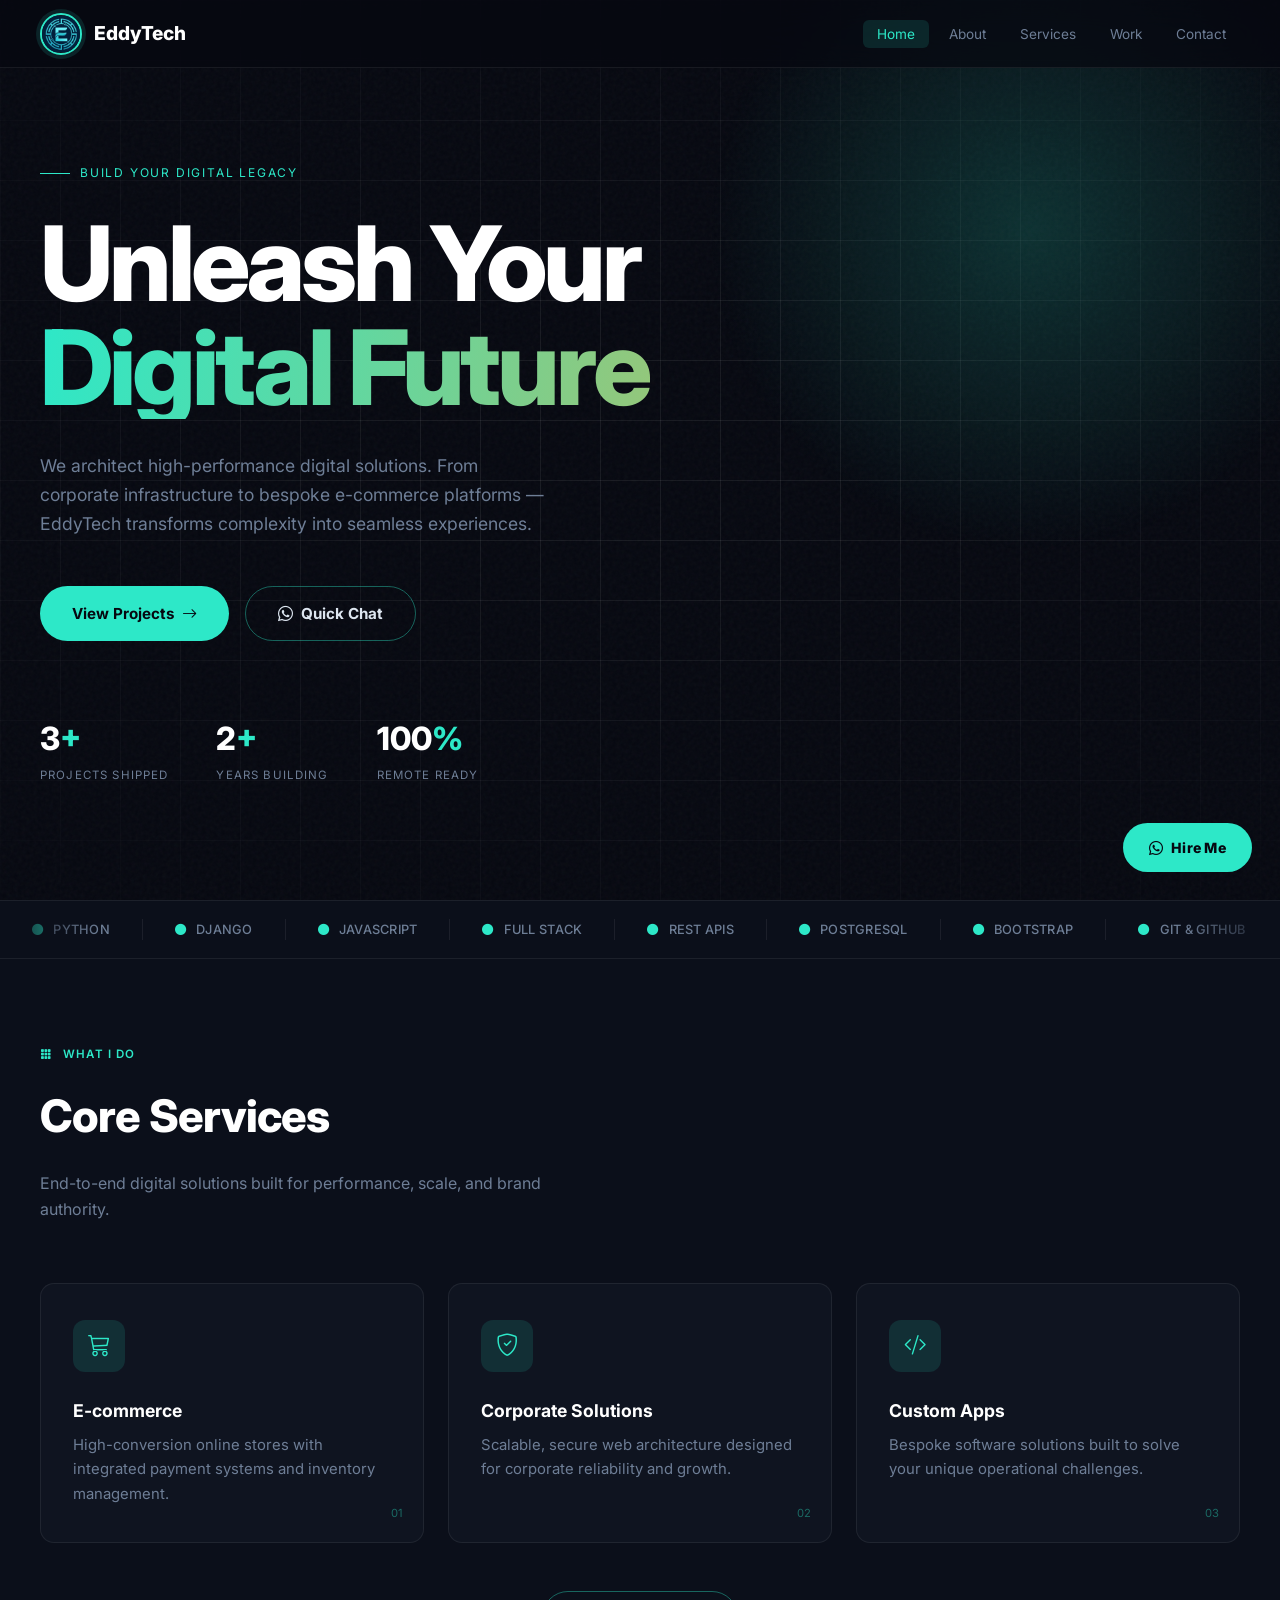
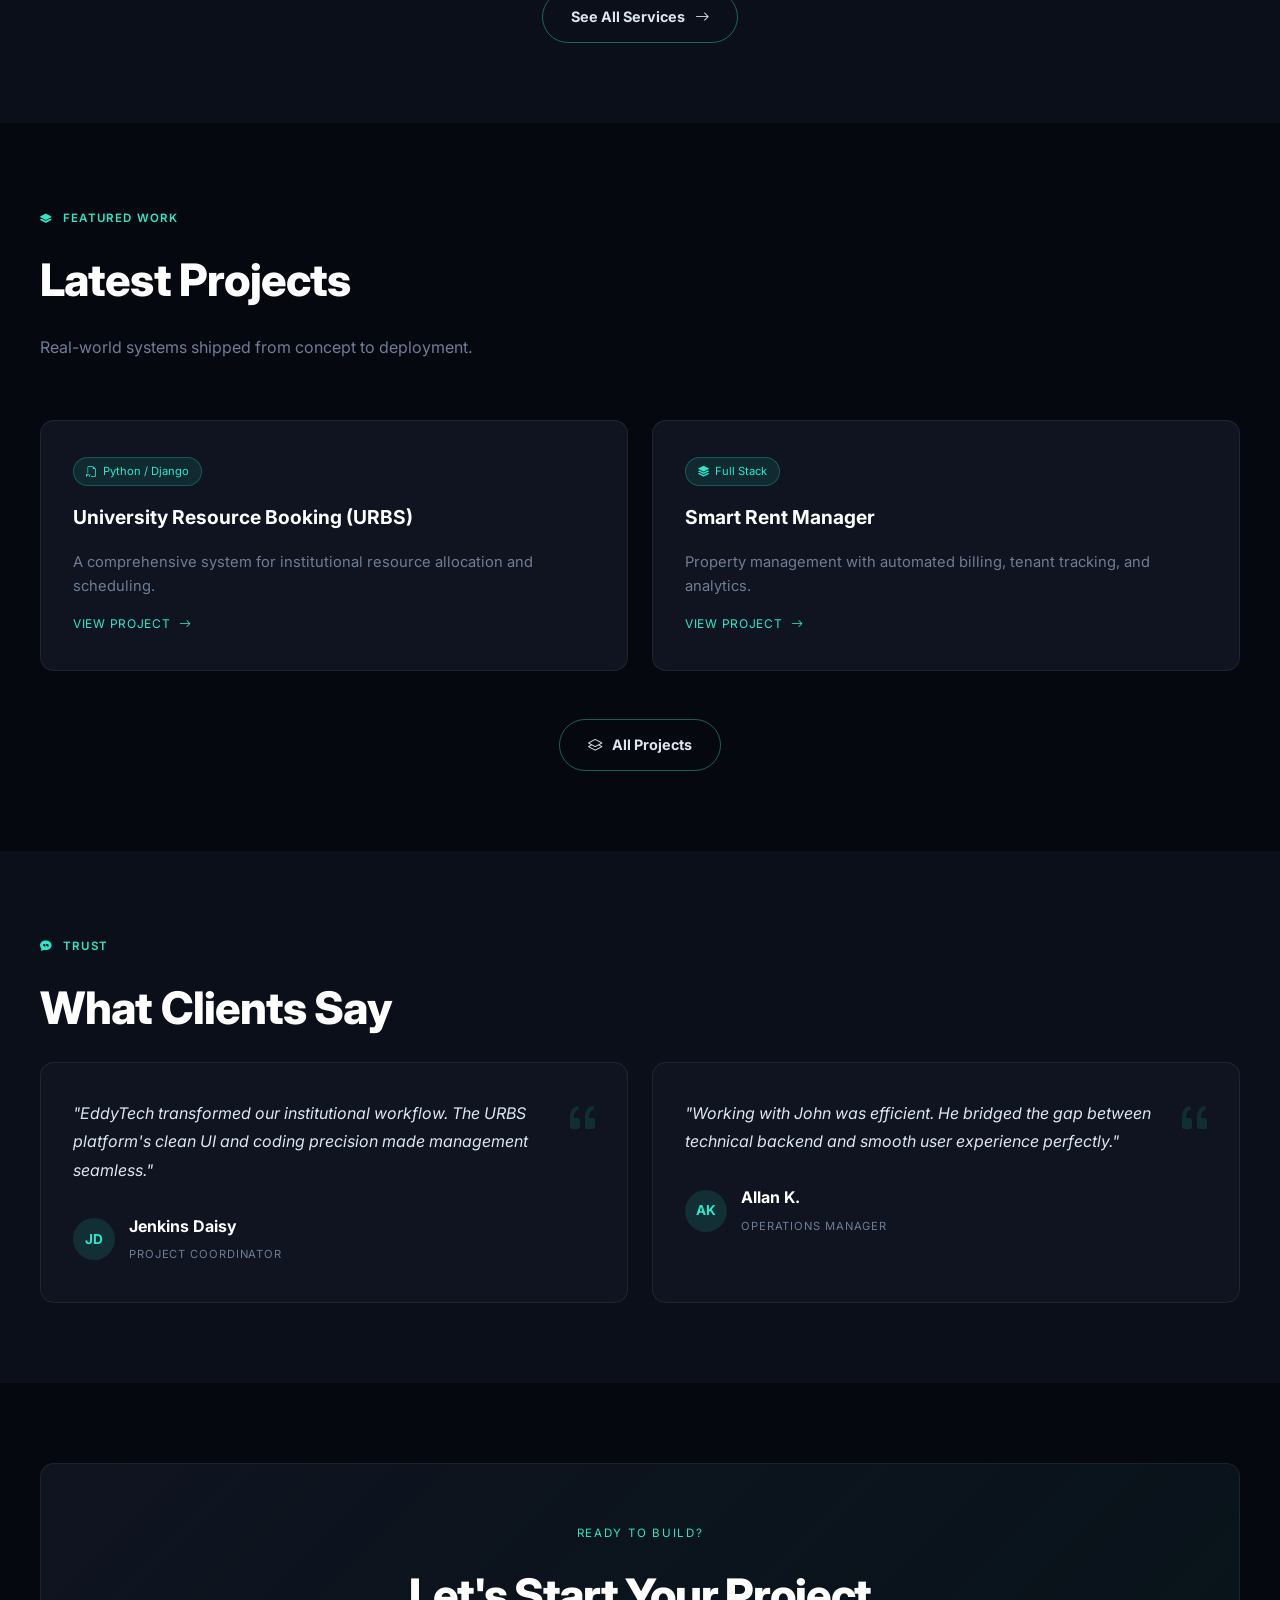
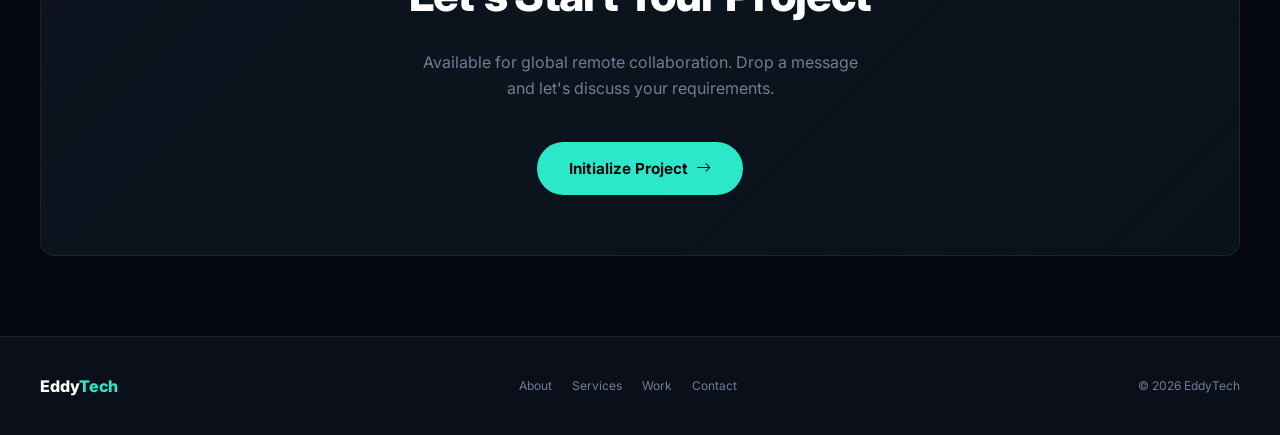
<file: index.html>
<!DOCTYPE html>
<html lang="en">
<head>
  <meta charset="UTF-8" />
  <meta name="viewport" content="width=device-width, initial-scale=1.0" />
  <title>EddyTech | Build Your Digital Legacy</title>
  <link rel="stylesheet" href="style.css">
  <link href="https://cdn.jsdelivr.net/npm/bootstrap-icons@1.11.3/font/bootstrap-icons.min.css" rel="stylesheet" />
</head>
<body>

  <a href="https://wa.me/254703817789" class="hire-btn"><i class="bi bi-whatsapp"></i> Hire Me</a>

  <nav class="nav-wrap">
    <a class="nav-logo" href="index.html">
      <div class="logo-avatar">
        <img src="logo.jpg" alt="EddyTech Logo">
      </div>
      <span class="nav-logo-text">EddyTech</span>
    </a>
    <button class="nav-toggle" id="navToggle">
      <i class="bi bi-list"></i>
    </button>
    <ul class="nav-links" id="navLinks">
      <li><a href="index.html">Home</a></li>
      <li><a href="about.html">About</a></li>
      <li><a href="services.html">Services</a></li>
      <li><a href="projects.html">Work</a></li>
      <li><a href="contact.html">Contact</a></li>
    </ul>
  </nav>

  <!-- HERO -->
  <header style="min-height:100vh; display:flex; align-items:center; padding:120px 40px 80px; position:relative; overflow:hidden;">
    <!-- grid bg -->
    <div style="position:absolute;inset:0;background-image:linear-gradient(var(--border) 1px,transparent 1px),linear-gradient(90deg,var(--border) 1px,transparent 1px);background-size:60px 60px;mask-image:radial-gradient(ellipse 80% 70% at 50% 50%,black 20%,transparent 100%);pointer-events:none;"></div>
    <!-- blob -->
    <div style="position:absolute;top:-120px;right:-100px;width:700px;height:700px;border-radius:50%;background:radial-gradient(circle,rgba(45,232,200,.18) 0%,transparent 65%);pointer-events:none;animation:float 8s ease-in-out infinite;"></div>
    <style>@keyframes float{0%,100%{transform:translateY(0) scale(1)}50%{transform:translateY(-30px) scale(1.04)}}</style>

    <div style="position:relative;z-index:1;max-width:1200px;margin:0 auto;width:100%;">
      <div style="display:inline-flex;align-items:center;gap:10px;font-family:var(--mono);font-size:.75rem;color:var(--teal);letter-spacing:.15em;text-transform:uppercase;margin-bottom:28px;">
        <span style="display:block;width:30px;height:1px;background:var(--teal);"></span> Build Your Digital Legacy
      </div>

      <h1 style="font-family:var(--display);font-weight:800;font-size:clamp(3rem,9vw,6.5rem);line-height:1;letter-spacing:-.04em;margin-bottom:32px;">
        <span style="color:#fff;display:block;">Unleash Your</span>
        <span style="display:block;background:linear-gradient(100deg,var(--teal) 0%,var(--amber) 100%);-webkit-background-clip:text;-webkit-text-fill-color:transparent;background-clip:text;">Digital Future</span>
      </h1>

      <p style="font-size:1.1rem;color:var(--muted);max-width:520px;margin-bottom:48px;">
        We architect high-performance digital solutions. From corporate infrastructure to bespoke e-commerce platforms — EddyTech transforms complexity into seamless experiences.
      </p>

      <div style="display:flex;gap:16px;flex-wrap:wrap;">
        <a href="projects.html" class="btn-primary-c">View Projects <i class="bi bi-arrow-right"></i></a>
        <a href="https://wa.me/254703817789" class="btn-ghost"><i class="bi bi-whatsapp"></i> Quick Chat</a>
      </div>

      <div style="display:flex;gap:48px;margin-top:72px;flex-wrap:wrap;">
        <div>
          <div style="font-family:var(--display);font-weight:800;font-size:2rem;color:#fff;">3<span style="color:var(--teal);">+</span></div>
          <div style="font-family:var(--mono);font-size:.72rem;color:var(--muted);letter-spacing:.1em;text-transform:uppercase;">Projects Shipped</div>
        </div>
        <div>
          <div style="font-family:var(--display);font-weight:800;font-size:2rem;color:#fff;">2<span style="color:var(--teal);">+</span></div>
          <div style="font-family:var(--mono);font-size:.72rem;color:var(--muted);letter-spacing:.1em;text-transform:uppercase;">Years Building</div>
        </div>
        <div>
          <div style="font-family:var(--display);font-weight:800;font-size:2rem;color:#fff;">100<span style="color:var(--teal);">%</span></div>
          <div style="font-family:var(--mono);font-size:.72rem;color:var(--muted);letter-spacing:.1em;text-transform:uppercase;">Remote Ready</div>
        </div>
      </div>
    </div>
  </header>

  <!-- TICKER -->
  <div class="ticker-wrap">
    <div class="ticker-track">
      <span class="ticker-item"><i class="bi bi-circle-fill"></i> Python</span>
      <span class="ticker-item"><i class="bi bi-circle-fill"></i> Django</span>
      <span class="ticker-item"><i class="bi bi-circle-fill"></i> JavaScript</span>
      <span class="ticker-item"><i class="bi bi-circle-fill"></i> Full Stack</span>
      <span class="ticker-item"><i class="bi bi-circle-fill"></i> REST APIs</span>
      <span class="ticker-item"><i class="bi bi-circle-fill"></i> PostgreSQL</span>
      <span class="ticker-item"><i class="bi bi-circle-fill"></i> Bootstrap</span>
      <span class="ticker-item"><i class="bi bi-circle-fill"></i> Git & GitHub</span>
      <span class="ticker-item"><i class="bi bi-circle-fill"></i> Responsive Design</span>
      <span class="ticker-item"><i class="bi bi-circle-fill"></i> Python</span>
      <span class="ticker-item"><i class="bi bi-circle-fill"></i> Django</span>
      <span class="ticker-item"><i class="bi bi-circle-fill"></i> JavaScript</span>
      <span class="ticker-item"><i class="bi bi-circle-fill"></i> Full Stack</span>
      <span class="ticker-item"><i class="bi bi-circle-fill"></i> REST APIs</span>
      <span class="ticker-item"><i class="bi bi-circle-fill"></i> PostgreSQL</span>
      <span class="ticker-item"><i class="bi bi-circle-fill"></i> Bootstrap</span>
      <span class="ticker-item"><i class="bi bi-circle-fill"></i> Git & GitHub</span>
      <span class="ticker-item"><i class="bi bi-circle-fill"></i> Responsive Design</span>
    </div>
  </div>

  <!-- QUICK SERVICES PREVIEW -->
  <section style="background:var(--bg-2);">
    <div class="container-c">
      <div class="reveal">
        <div class="section-label"><i class="bi bi-grid-3x3-gap-fill"></i> What I Do</div>
        <h2 class="section-title">Core Services</h2>
        <p class="section-sub">End-to-end digital solutions built for performance, scale, and brand authority.</p>
      </div>
      <div style="display:grid;grid-template-columns:repeat(auto-fit,minmax(260px,1fr));gap:24px;">
        <div class="tech-card reveal">
          <div style="width:52px;height:52px;border-radius:12px;background:var(--teal-dim);display:grid;place-items:center;font-size:1.4rem;color:var(--teal);margin-bottom:24px;"><i class="bi bi-cart3"></i></div>
          <div style="font-family:var(--display);font-weight:700;font-size:1.1rem;color:#fff;margin-bottom:8px;">E-commerce</div>
          <p style="color:var(--muted);font-size:.93rem;">High-conversion online stores with integrated payment systems and inventory management.</p>
          <span style="position:absolute;bottom:20px;right:20px;font-family:var(--mono);font-size:.7rem;color:var(--border-h);">01</span>
        </div>
        <div class="tech-card reveal">
          <div style="width:52px;height:52px;border-radius:12px;background:var(--teal-dim);display:grid;place-items:center;font-size:1.4rem;color:var(--teal);margin-bottom:24px;"><i class="bi bi-shield-check"></i></div>
          <div style="font-family:var(--display);font-weight:700;font-size:1.1rem;color:#fff;margin-bottom:8px;">Corporate Solutions</div>
          <p style="color:var(--muted);font-size:.93rem;">Scalable, secure web architecture designed for corporate reliability and growth.</p>
          <span style="position:absolute;bottom:20px;right:20px;font-family:var(--mono);font-size:.7rem;color:var(--border-h);">02</span>
        </div>
        <div class="tech-card reveal">
          <div style="width:52px;height:52px;border-radius:12px;background:var(--teal-dim);display:grid;place-items:center;font-size:1.4rem;color:var(--teal);margin-bottom:24px;"><i class="bi bi-code-slash"></i></div>
          <div style="font-family:var(--display);font-weight:700;font-size:1.1rem;color:#fff;margin-bottom:8px;">Custom Apps</div>
          <p style="color:var(--muted);font-size:.93rem;">Bespoke software solutions built to solve your unique operational challenges.</p>
          <span style="position:absolute;bottom:20px;right:20px;font-family:var(--mono);font-size:.7rem;color:var(--border-h);">03</span>
        </div>
      </div>
      <div style="text-align:center;margin-top:48px;" class="reveal">
        <a href="services.html" class="btn-outline-c">See All Services <i class="bi bi-arrow-right"></i></a>
      </div>
    </div>
  </section>

  <!-- FEATURED PROJECT TEASER -->
  <section style="background:var(--bg);">
    <div class="container-c">
      <div class="reveal">
        <div class="section-label"><i class="bi bi-layers-fill"></i> Featured Work</div>
        <h2 class="section-title">Latest Projects</h2>
        <p class="section-sub">Real-world systems shipped from concept to deployment.</p>
      </div>
      <div style="display:grid;grid-template-columns:repeat(auto-fit,minmax(320px,1fr));gap:24px;">
        <div class="tech-card reveal" style="display:flex;flex-direction:column;gap:16px;">
          <div style="display:inline-flex;align-items:center;gap:6px;background:rgba(45,232,200,.1);border:1px solid rgba(45,232,200,.25);color:var(--teal);font-family:var(--mono);font-size:.7rem;padding:4px 12px;border-radius:50px;width:fit-content;"><i class="bi bi-filetype-py"></i> Python / Django</div>
          <div style="font-family:var(--display);font-weight:700;font-size:1.2rem;color:#fff;">University Resource Booking (URBS)</div>
          <p style="color:var(--muted);font-size:.92rem;flex:1;">A comprehensive system for institutional resource allocation and scheduling.</p>
          <a href="projects.html" class="project-link" style="display:inline-flex;align-items:center;gap:8px;font-family:var(--mono);font-size:.75rem;color:var(--teal);text-decoration:none;letter-spacing:.06em;text-transform:uppercase;transition:gap .2s;">View Project <i class="bi bi-arrow-right"></i></a>
        </div>
        <div class="tech-card reveal" style="display:flex;flex-direction:column;gap:16px;">
          <div style="display:inline-flex;align-items:center;gap:6px;background:rgba(45,232,200,.1);border:1px solid rgba(45,232,200,.25);color:var(--teal);font-family:var(--mono);font-size:.7rem;padding:4px 12px;border-radius:50px;width:fit-content;"><i class="bi bi-stack"></i> Full Stack</div>
          <div style="font-family:var(--display);font-weight:700;font-size:1.2rem;color:#fff;">Smart Rent Manager</div>
          <p style="color:var(--muted);font-size:.92rem;flex:1;">Property management with automated billing, tenant tracking, and analytics.</p>
          <a href="projects.html" class="project-link" style="display:inline-flex;align-items:center;gap:8px;font-family:var(--mono);font-size:.75rem;color:var(--teal);text-decoration:none;letter-spacing:.06em;text-transform:uppercase;transition:gap .2s;">View Project <i class="bi bi-arrow-right"></i></a>
        </div>
      </div>
      <div style="text-align:center;margin-top:48px;" class="reveal">
        <a href="projects.html" class="btn-outline-c"><i class="bi bi-layers"></i> All Projects</a>
      </div>
    </div>
  </section>

  <!-- TESTIMONIALS TEASER -->
  <section style="background:var(--bg-2);">
    <div class="container-c">
      <div class="reveal">
        <div class="section-label"><i class="bi bi-chat-quote-fill"></i> Trust</div>
        <h2 class="section-title">What Clients Say</h2>
      </div>
      <div style="display:grid;grid-template-columns:repeat(auto-fit,minmax(300px,1fr));gap:24px;">
        <div class="tech-card reveal" style="position:relative;">
          <i class="bi bi-quote" style="font-size:2.5rem;color:var(--teal);opacity:.12;position:absolute;top:24px;right:24px;"></i>
          <p style="font-style:italic;color:var(--text);font-size:1rem;line-height:1.8;margin-bottom:28px;">"EddyTech transformed our institutional workflow. The URBS platform's clean UI and coding precision made management seamless."</p>
          <div style="display:flex;align-items:center;gap:14px;">
            <div style="width:42px;height:42px;border-radius:50%;background:var(--teal-dim);color:var(--teal);display:grid;place-items:center;font-family:var(--display);font-weight:700;font-size:.85rem;flex-shrink:0;">JD</div>
            <div>
              <span style="font-weight:700;color:#fff;display:block;">Jenkins Daisy</span>
              <span style="font-family:var(--mono);font-size:.7rem;color:var(--muted);text-transform:uppercase;letter-spacing:.08em;">Project Coordinator</span>
            </div>
          </div>
        </div>
        <div class="tech-card reveal" style="position:relative;">
          <i class="bi bi-quote" style="font-size:2.5rem;color:var(--teal);opacity:.12;position:absolute;top:24px;right:24px;"></i>
          <p style="font-style:italic;color:var(--text);font-size:1rem;line-height:1.8;margin-bottom:28px;">"Working with John was efficient. He bridged the gap between technical backend and smooth user experience perfectly."</p>
          <div style="display:flex;align-items:center;gap:14px;">
            <div style="width:42px;height:42px;border-radius:50%;background:var(--teal-dim);color:var(--teal);display:grid;place-items:center;font-family:var(--display);font-weight:700;font-size:.85rem;flex-shrink:0;">AK</div>
            <div>
              <span style="font-weight:700;color:#fff;display:block;">Allan K.</span>
              <span style="font-family:var(--mono);font-size:.7rem;color:var(--muted);text-transform:uppercase;letter-spacing:.08em;">Operations Manager</span>
            </div>
          </div>
        </div>
      </div>
    </div>
  </section>

  <!-- CTA BAND -->
  <section style="background:var(--bg);padding:80px 40px;">
    <div class="container-c">
      <div class="tech-card reveal" style="text-align:center;padding:60px 40px;background:linear-gradient(135deg,var(--bg-card),rgba(45,232,200,.05));">
        <div style="font-family:var(--mono);font-size:.72rem;color:var(--teal);letter-spacing:.15em;text-transform:uppercase;margin-bottom:16px;">Ready to build?</div>
        <h2 style="font-family:var(--display);font-weight:800;font-size:clamp(1.8rem,4vw,2.8rem);color:#fff;letter-spacing:-.03em;margin-bottom:16px;">Let's Start Your Project</h2>
        <p style="color:var(--muted);max-width:460px;margin:0 auto 40px;">Available for global remote collaboration. Drop a message and let's discuss your requirements.</p>
        <a href="contact.html" class="btn-primary-c">Initialize Project <i class="bi bi-arrow-right"></i></a>
      </div>
    </div>
  </section>

  <footer>
    <div class="footer-brand">Eddy<span>Tech</span></div>
    <div class="footer-links">
      <a href="about.html">About</a>
      <a href="services.html">Services</a>
      <a href="projects.html">Work</a>
      <a href="contact.html">Contact</a>
    </div>
    <div class="footer-copy">© 2026 EddyTech</div>
  </footer>

  <script src="nav.js"></script>
</body>
</html>
</file>
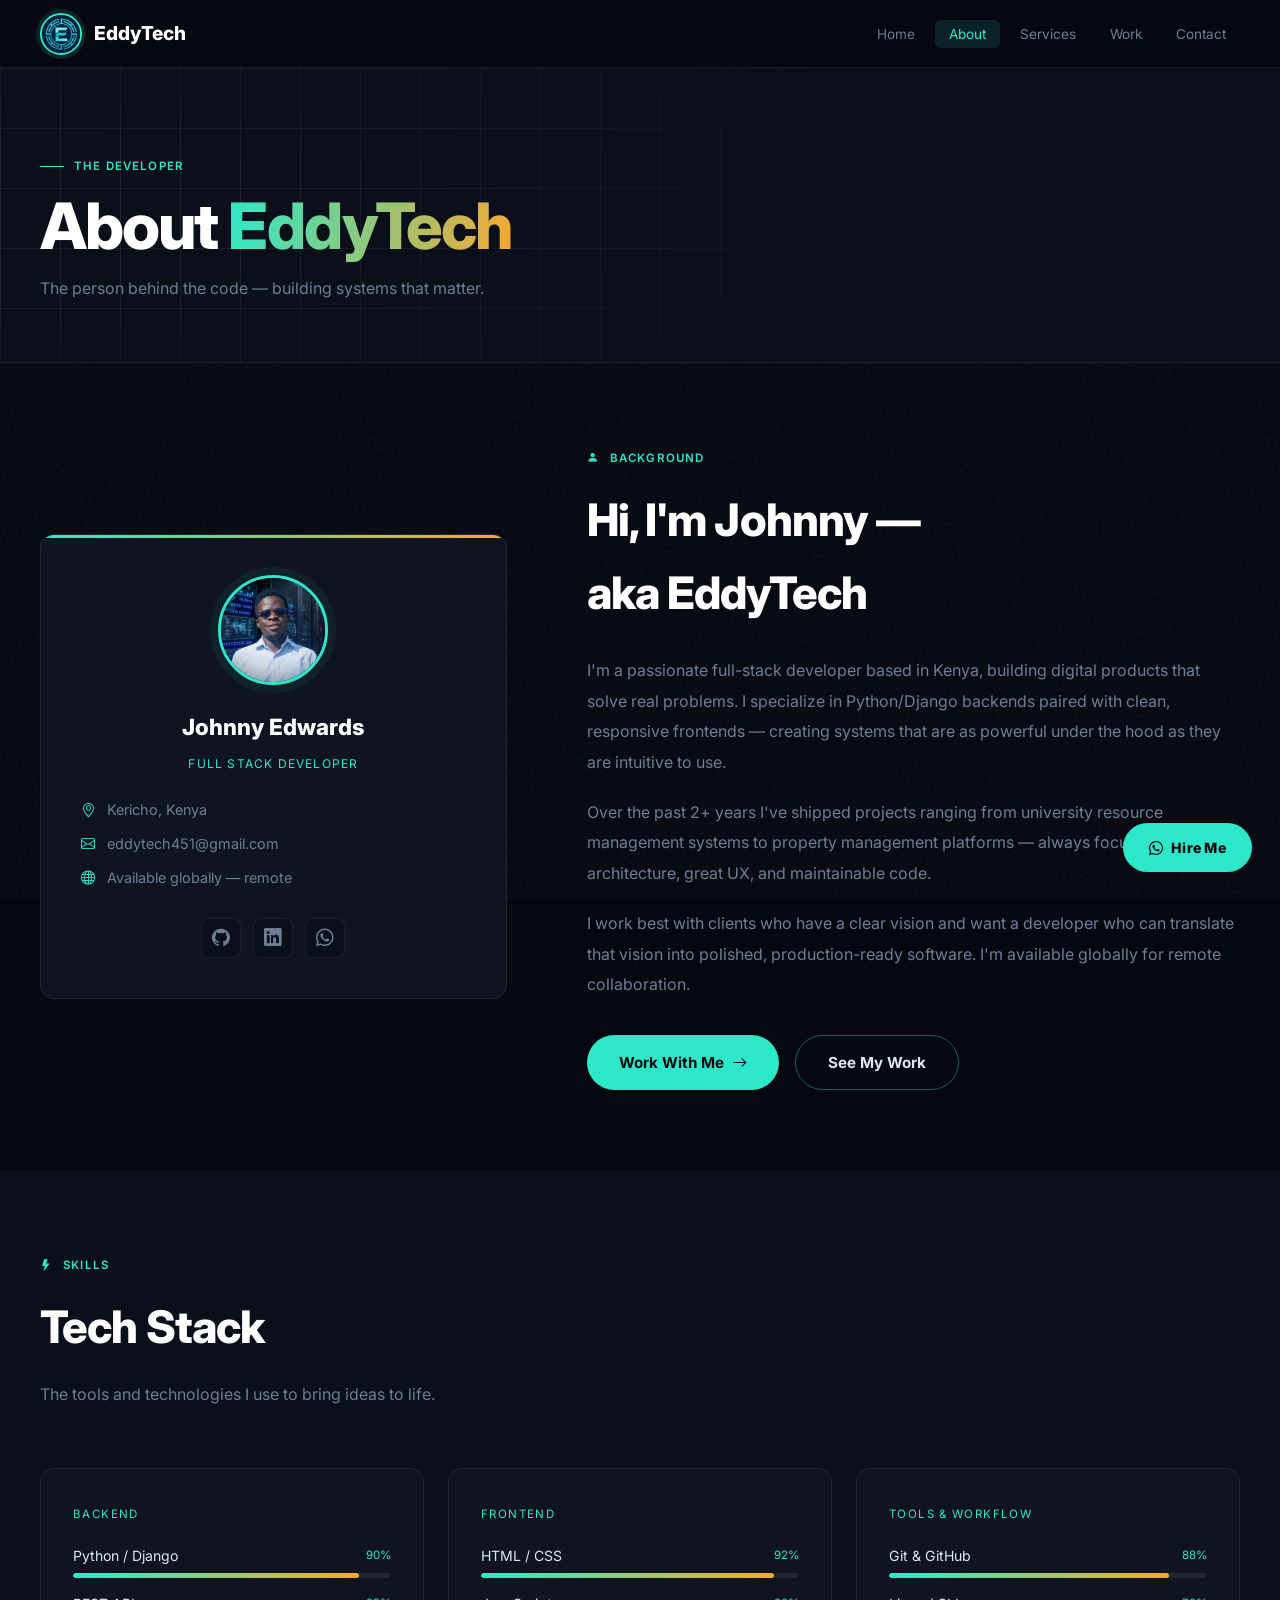
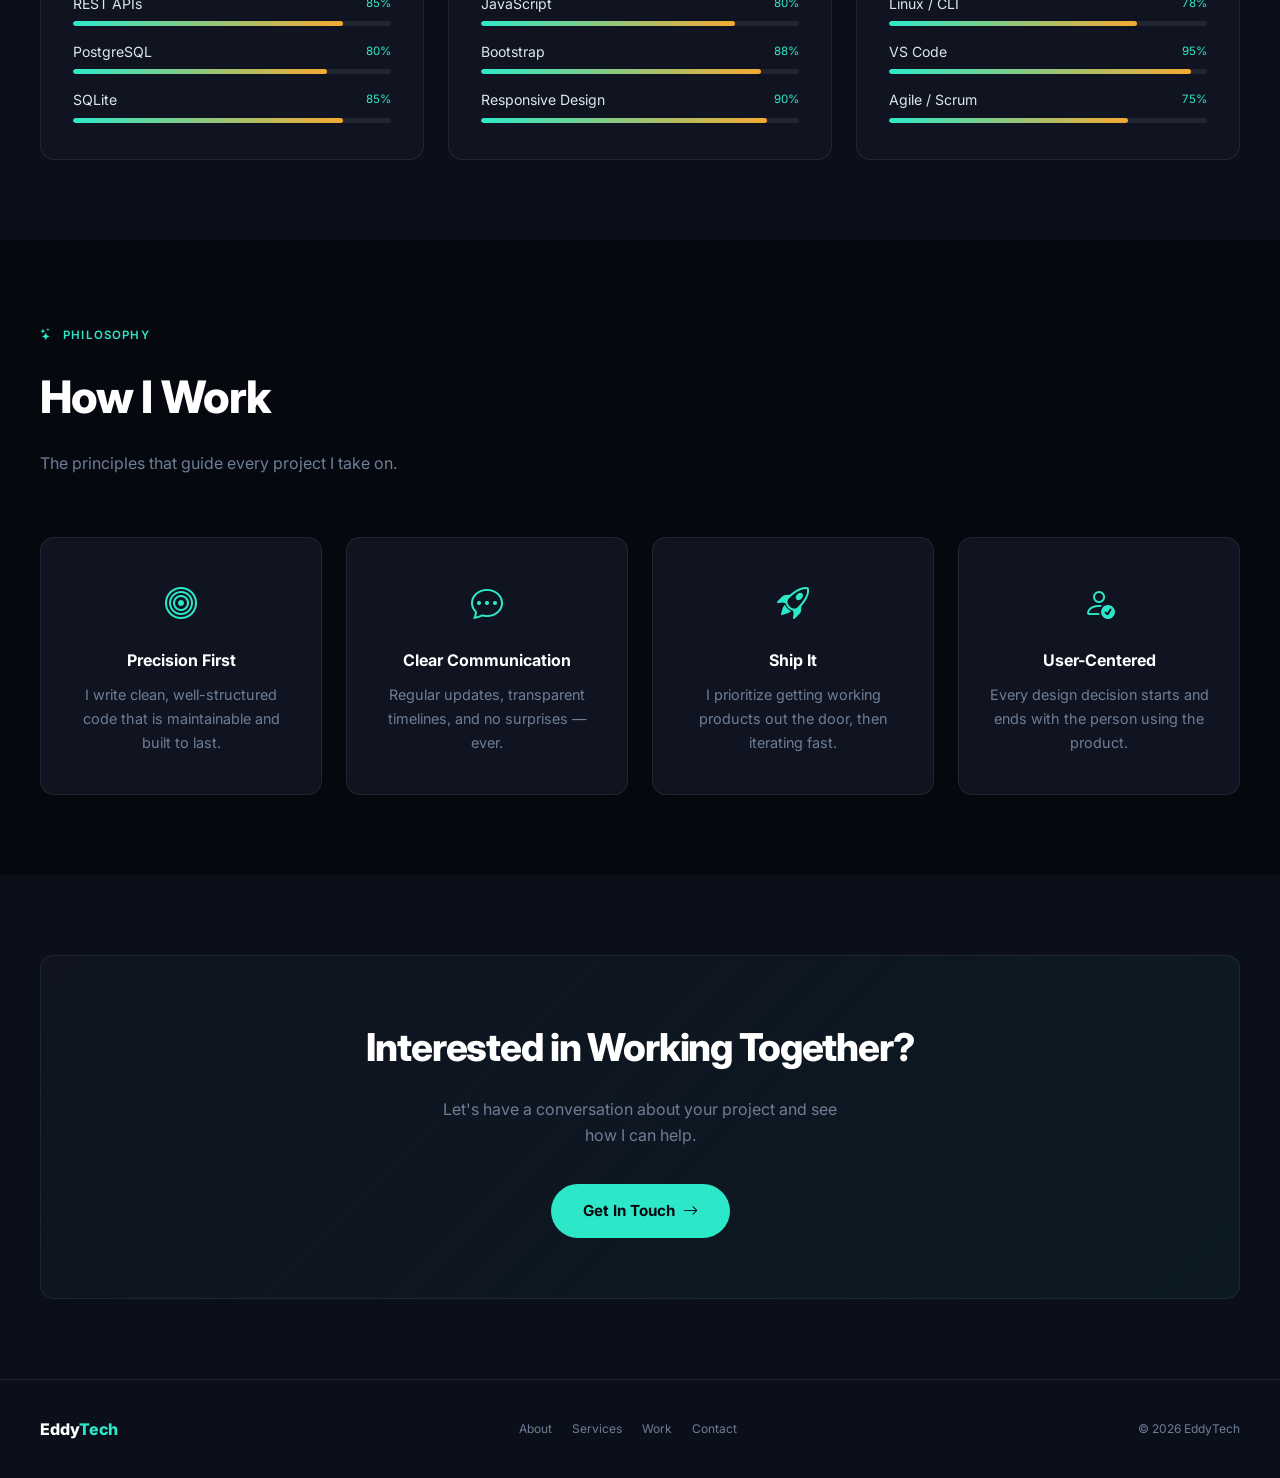
<file: about.html>
<!DOCTYPE html>
<html lang="en">
<head>
  <meta charset="UTF-8" />
  <meta name="viewport" content="width=device-width, initial-scale=1.0" />
  <title>About — EddyTech</title>
  <link rel="stylesheet" href="style.css">
  <link href="https://cdn.jsdelivr.net/npm/bootstrap-icons@1.11.3/font/bootstrap-icons.min.css" rel="stylesheet" />
</head>
<body>

  <a href="https://wa.me/254703817789" class="hire-btn"><i class="bi bi-whatsapp"></i> Hire Me</a>

  <nav class="nav-wrap">
    <a class="nav-logo" href="index.html">
      <div class="logo-avatar">
        <img src="logo.jpg" alt="EddyTech Logo">
      </div>
      <span class="nav-logo-text">EddyTech</span>
    </a>
    <button class="nav-toggle" id="navToggle">
      <i class="bi bi-list"></i>
    </button>
    <ul class="nav-links" id="navLinks">
      <li><a href="index.html">Home</a></li>
      <li><a href="about.html">About</a></li>
      <li><a href="services.html">Services</a></li>
      <li><a href="projects.html">Work</a></li>
      <li><a href="contact.html">Contact</a></li>
    </ul>
  </nav>

  <div class="page-wrap">

    <!-- PAGE HERO -->
    <div class="page-hero">
      <div class="page-hero-inner">
        <div class="page-hero-eyebrow">The Developer</div>
        <h1 class="page-hero-title">About <span>EddyTech</span></h1>
        <p class="page-hero-sub">The person behind the code — building systems that matter.</p>
      </div>
    </div>

    <!-- BIO SECTION -->
    <section style="background:var(--bg);">
      <div class="container-c">
        <div style="display:grid;grid-template-columns:1fr 1.4fr;gap:80px;align-items:center;" class="bio-grid">
          <style>.bio-grid{grid-template-columns:1fr 1.4fr}@media(max-width:860px){.bio-grid{grid-template-columns:1fr!important}}</style>

          <!-- Avatar / Identity card -->
          <div class="reveal">
            <div style="background:var(--bg-card);border:1px solid var(--border);border-radius:var(--radius);padding:40px;text-align:center;position:relative;overflow:hidden;">
              <div style="position:absolute;top:0;left:0;right:0;height:3px;background:linear-gradient(90deg,var(--teal),var(--amber));"></div>
              <div class="profile-logo-container">
  <img src="profile.jpg" alt="Logo" class="profile-logo-img">
</div>

              <div style="font-family:var(--display);font-weight:800;font-size:1.4rem;color:#fff;">Johnny Edwards</div>
              <div style="font-family:var(--mono);font-size:.75rem;color:var(--teal);letter-spacing:.1em;text-transform:uppercase;margin:8px 0 24px;">Full Stack Developer</div>
              <div style="display:flex;flex-direction:column;gap:10px;text-align:left;">
                <div style="display:flex;align-items:center;gap:12px;font-size:.9rem;color:var(--muted);"><i class="bi bi-geo-alt" style="color:var(--teal);"></i> Kericho, Kenya</div>
                <div style="display:flex;align-items:center;gap:12px;font-size:.9rem;color:var(--muted);"><i class="bi bi-envelope" style="color:var(--teal);"></i> eddytech451@gmail.com</div>
                <div style="display:flex;align-items:center;gap:12px;font-size:.9rem;color:var(--muted);"><i class="bi bi-globe" style="color:var(--teal);"></i> Available globally — remote</div>
              </div>
              <div style="display:flex;gap:12px;margin-top:28px;justify-content:center;">
                <a href="https://github.com/edujoew" target="_blank" style="width:40px;height:40px;border-radius:8px;border:1px solid var(--border);background:var(--bg-2);display:grid;place-items:center;color:var(--muted);text-decoration:none;transition:color .2s,border-color .2s;font-size:1.1rem;" onmouseover="this.style.color='var(--teal)';this.style.borderColor='var(--teal)'" onmouseout="this.style.color='var(--muted)';this.style.borderColor='var(--border)'"><i class="bi bi-github"></i></a>
                <a href="https://linkedin.com/in/Johnny-Edwards" target="_blank" style="width:40px;height:40px;border-radius:8px;border:1px solid var(--border);background:var(--bg-2);display:grid;place-items:center;color:var(--muted);text-decoration:none;transition:color .2s,border-color .2s;font-size:1.1rem;" onmouseover="this.style.color='var(--teal)';this.style.borderColor='var(--teal)'" onmouseout="this.style.color='var(--muted)';this.style.borderColor='var(--border)'"><i class="bi bi-linkedin"></i></a>
                <a href="https://wa.me/254703817789" target="_blank" style="width:40px;height:40px;border-radius:8px;border:1px solid var(--border);background:var(--bg-2);display:grid;place-items:center;color:var(--muted);text-decoration:none;transition:color .2s,border-color .2s;font-size:1.1rem;" onmouseover="this.style.color='var(--teal)';this.style.borderColor='var(--teal)'" onmouseout="this.style.color='var(--muted)';this.style.borderColor='var(--border)'"><i class="bi bi-whatsapp"></i></a>
              </div>
            </div>
          </div>

          <!-- Bio text -->
          <div class="reveal">
            <div class="section-label"><i class="bi bi-person-fill"></i> Background</div>
            <h2 class="section-title" style="margin-bottom:24px;">Hi, I'm Johnny — <br>aka EddyTech</h2>
            <p style="color:var(--muted);font-size:1rem;line-height:1.9;margin-bottom:20px;">
              I'm a passionate full-stack developer based in Kenya, building digital products that solve real problems. I specialize in Python/Django backends paired with clean, responsive frontends — creating systems that are as powerful under the hood as they are intuitive to use.
            </p>
            <p style="color:var(--muted);font-size:1rem;line-height:1.9;margin-bottom:20px;">
              Over the past 2+ years I've shipped projects ranging from university resource management systems to property management platforms — always focusing on clean architecture, great UX, and maintainable code.
            </p>
            <p style="color:var(--muted);font-size:1rem;line-height:1.9;margin-bottom:36px;">
              I work best with clients who have a clear vision and want a developer who can translate that vision into polished, production-ready software. I'm available globally for remote collaboration.
            </p>
            <div style="display:flex;gap:16px;flex-wrap:wrap;">
              <a href="contact.html" class="btn-primary-c">Work With Me <i class="bi bi-arrow-right"></i></a>
              <a href="projects.html" class="btn-ghost">See My Work</a>
            </div>
          </div>
        </div>
      </div>
    </section>

    <!-- SKILLS -->
    <section style="background:var(--bg-2);">
      <div class="container-c">
        <div class="reveal">
          <div class="section-label"><i class="bi bi-lightning-fill"></i> Skills</div>
          <h2 class="section-title">Tech Stack</h2>
          <p class="section-sub">The tools and technologies I use to bring ideas to life.</p>
        </div>
        <div style="display:grid;grid-template-columns:repeat(auto-fit,minmax(280px,1fr));gap:24px;">

          <div class="tech-card reveal">
            <div style="font-family:var(--mono);font-size:.72rem;color:var(--teal);letter-spacing:.12em;text-transform:uppercase;margin-bottom:20px;">Backend</div>
            <div style="display:flex;flex-direction:column;gap:14px;">
              <div class="skill-bar" data-label="Python / Django" data-pct="90"></div>
              <div class="skill-bar" data-label="REST APIs" data-pct="85"></div>
              <div class="skill-bar" data-label="PostgreSQL" data-pct="80"></div>
              <div class="skill-bar" data-label="SQLite" data-pct="85"></div>
            </div>
          </div>

          <div class="tech-card reveal">
            <div style="font-family:var(--mono);font-size:.72rem;color:var(--teal);letter-spacing:.12em;text-transform:uppercase;margin-bottom:20px;">Frontend</div>
            <div style="display:flex;flex-direction:column;gap:14px;">
              <div class="skill-bar" data-label="HTML / CSS" data-pct="92"></div>
              <div class="skill-bar" data-label="JavaScript" data-pct="80"></div>
              <div class="skill-bar" data-label="Bootstrap" data-pct="88"></div>
              <div class="skill-bar" data-label="Responsive Design" data-pct="90"></div>
            </div>
          </div>

          <div class="tech-card reveal">
            <div style="font-family:var(--mono);font-size:.72rem;color:var(--teal);letter-spacing:.12em;text-transform:uppercase;margin-bottom:20px;">Tools & Workflow</div>
            <div style="display:flex;flex-direction:column;gap:14px;">
              <div class="skill-bar" data-label="Git & GitHub" data-pct="88"></div>
              <div class="skill-bar" data-label="Linux / CLI" data-pct="78"></div>
              <div class="skill-bar" data-label="VS Code" data-pct="95"></div>
              <div class="skill-bar" data-label="Agile / Scrum" data-pct="75"></div>
            </div>
          </div>
        </div>

        <style>
          .skill-bar-wrap { display: flex; flex-direction: column; gap: 6px; }
          .skill-top { display: flex; justify-content: space-between; align-items: center; }
          .skill-name { font-size: .88rem; color: var(--text); }
          .skill-pct  { font-family: var(--mono); font-size: .72rem; color: var(--teal); }
          .skill-track {
            height: 5px; background: var(--border); border-radius: 99px; overflow: hidden;
          }
          .skill-fill {
            height: 100%; border-radius: 99px;
            background: linear-gradient(90deg, var(--teal), var(--amber));
            width: 0; transition: width 1.2s cubic-bezier(.4,0,.2,1);
          }
        </style>
      </div>
    </section>

    <!-- VALUES -->
    <section style="background:var(--bg);">
      <div class="container-c">
        <div class="reveal">
          <div class="section-label"><i class="bi bi-stars"></i> Philosophy</div>
          <h2 class="section-title">How I Work</h2>
          <p class="section-sub">The principles that guide every project I take on.</p>
        </div>
        <div style="display:grid;grid-template-columns:repeat(auto-fit,minmax(240px,1fr));gap:24px;">
          <div class="tech-card reveal" style="text-align:center;padding:40px 28px;">
            <div style="font-size:2rem;color:var(--teal);margin-bottom:16px;"><i class="bi bi-bullseye"></i></div>
            <div style="font-family:var(--display);font-weight:700;color:#fff;margin-bottom:10px;">Precision First</div>
            <p style="color:var(--muted);font-size:.9rem;">I write clean, well-structured code that is maintainable and built to last.</p>
          </div>
          <div class="tech-card reveal" style="text-align:center;padding:40px 28px;">
            <div style="font-size:2rem;color:var(--teal);margin-bottom:16px;"><i class="bi bi-chat-dots"></i></div>
            <div style="font-family:var(--display);font-weight:700;color:#fff;margin-bottom:10px;">Clear Communication</div>
            <p style="color:var(--muted);font-size:.9rem;">Regular updates, transparent timelines, and no surprises — ever.</p>
          </div>
          <div class="tech-card reveal" style="text-align:center;padding:40px 28px;">
            <div style="font-size:2rem;color:var(--teal);margin-bottom:16px;"><i class="bi bi-rocket-takeoff"></i></div>
            <div style="font-family:var(--display);font-weight:700;color:#fff;margin-bottom:10px;">Ship It</div>
            <p style="color:var(--muted);font-size:.9rem;">I prioritize getting working products out the door, then iterating fast.</p>
          </div>
          <div class="tech-card reveal" style="text-align:center;padding:40px 28px;">
            <div style="font-size:2rem;color:var(--teal);margin-bottom:16px;"><i class="bi bi-person-check"></i></div>
            <div style="font-family:var(--display);font-weight:700;color:#fff;margin-bottom:10px;">User-Centered</div>
            <p style="color:var(--muted);font-size:.9rem;">Every design decision starts and ends with the person using the product.</p>
          </div>
        </div>
      </div>
    </section>

    <!-- CTA -->
    <section style="background:var(--bg-2);padding:80px 40px;">
      <div class="container-c">
        <div class="tech-card reveal" style="text-align:center;padding:60px 40px;background:linear-gradient(135deg,var(--bg-card),rgba(45,232,200,.05));">
          <h2 style="font-family:var(--display);font-weight:800;font-size:clamp(1.6rem,3.5vw,2.4rem);color:#fff;letter-spacing:-.03em;margin-bottom:16px;">Interested in Working Together?</h2>
          <p style="color:var(--muted);max-width:420px;margin:0 auto 36px;">Let's have a conversation about your project and see how I can help.</p>
          <a href="contact.html" class="btn-primary-c">Get In Touch <i class="bi bi-arrow-right"></i></a>
        </div>
      </div>
    </section>

  </div><!-- end page-wrap -->

  <footer>
    <div class="footer-brand">Eddy<span>Tech</span></div>
    <div class="footer-links">
      <a href="about.html">About</a>
      <a href="services.html">Services</a>
      <a href="projects.html">Work</a>
      <a href="contact.html">Contact</a>
    </div>
    <div class="footer-copy">© 2026 EddyTech</div>
  </footer>

  <script src="nav.js"></script>
  <script>
    // Animate skill bars
    document.querySelectorAll('.skill-bar').forEach(el => {
      const label = el.dataset.label;
      const pct   = el.dataset.pct;
      el.innerHTML = `
        <div class="skill-bar-wrap">
          <div class="skill-top">
            <span class="skill-name">${label}</span>
            <span class="skill-pct">${pct}%</span>
          </div>
          <div class="skill-track"><div class="skill-fill" data-pct="${pct}"></div></div>
        </div>`;
    });
    const fillObs = new IntersectionObserver((entries) => {
      entries.forEach(e => {
        if (e.isIntersecting) {
          e.target.querySelectorAll('.skill-fill').forEach(f => {
            f.style.width = f.dataset.pct + '%';
          });
          fillObs.unobserve(e.target);
        }
      });
    }, { threshold: 0.3 });
    document.querySelectorAll('.tech-card').forEach(c => fillObs.observe(c));
  </script>
</body>
</html>
</file>
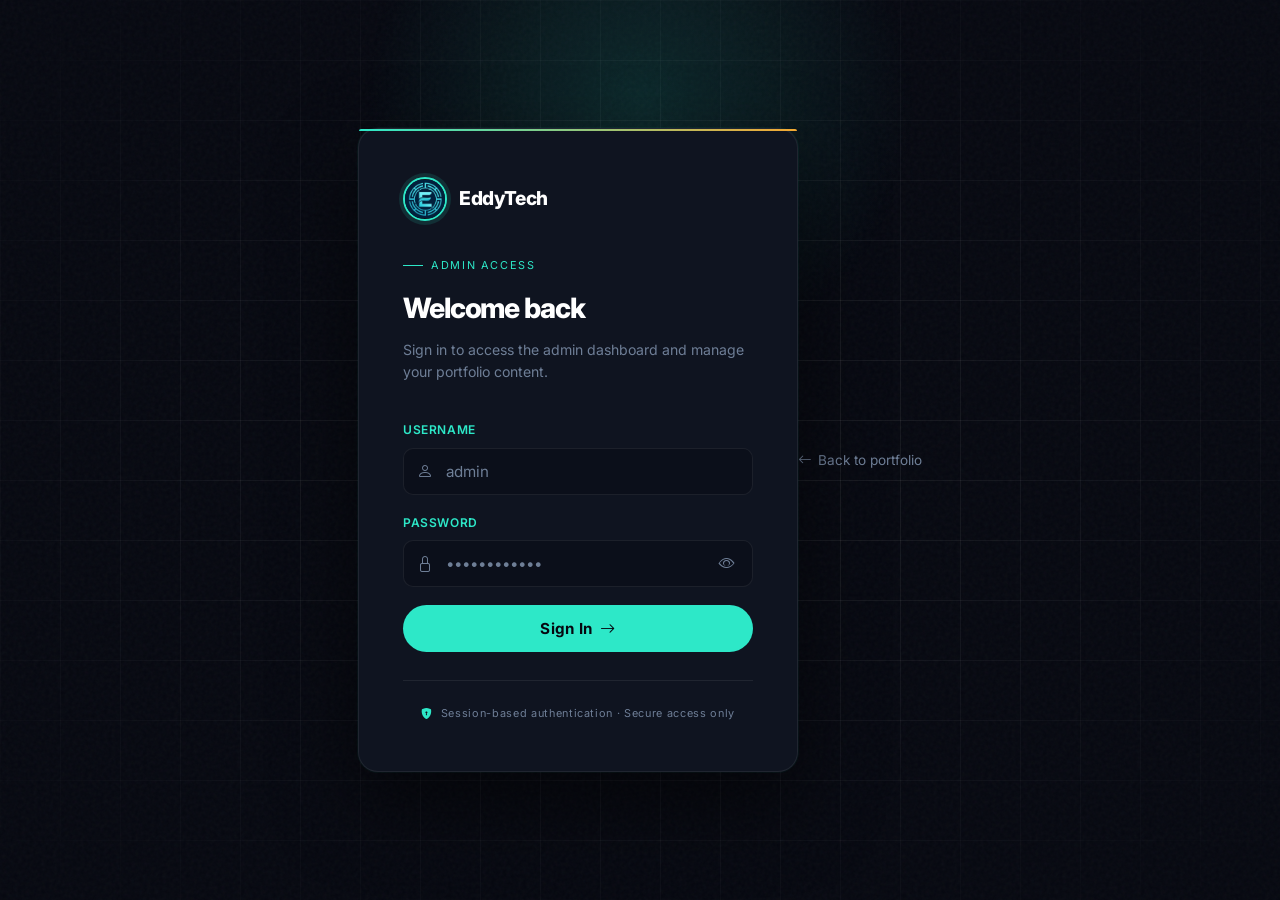
<file: admin.html>
<!DOCTYPE html>
<html lang="en">
<head>
  <meta charset="UTF-8" />
  <meta name="viewport" content="width=device-width, initial-scale=1.0" />
  <title>Admin Dashboard — EddyTech</title>
  <link rel="stylesheet" href="style.css">
  <link href="https://cdn.jsdelivr.net/npm/bootstrap-icons@1.11.3/font/bootstrap-icons.min.css" rel="stylesheet" />
  <style>
    /* ── ADMIN LAYOUT ── */
    .admin-wrap {
      display: flex;
      min-height: 100vh;
      padding-top: 0;
    }

    /* Sidebar */
    .sidebar {
      width: 260px;
      background: var(--bg-2);
      border-right: 1px solid var(--border);
      display: flex;
      flex-direction: column;
      position: fixed;
      top: 0; left: 0; bottom: 0;
      z-index: 200;
      transition: transform .3s ease;
    }

    .sidebar-header {
      padding: 24px 24px 20px;
      border-bottom: 1px solid var(--border);
      display: flex;
      align-items: center;
      gap: 12px;
    }

    .sidebar-logo {
      width: 38px; height: 38px;
      border-radius: 50%;
      border: 2px solid var(--teal);
      background: var(--bg-card);
      overflow: hidden;
      flex-shrink: 0;
      box-shadow: 0 0 0 3px var(--teal-dim);
    }
    .sidebar-logo img { width: 100%; height: 100%; object-fit: contain; display: block; }

    .sidebar-brand {
      font-family: var(--body);
      font-weight: 800;
      font-size: 1.05rem;
      color: #fff;
      letter-spacing: -.02em;
      line-height: 1;
    }
    .sidebar-brand small {
      display: block;
      font-family: var(--mono);
      font-size: .6rem;
      color: var(--teal);
      letter-spacing: .1em;
      text-transform: uppercase;
      font-weight: 400;
      margin-top: 2px;
    }

    .sidebar-nav {
      padding: 20px 16px;
      flex: 1;
      overflow-y: auto;
    }

    .sidebar-section-label {
      font-family: var(--mono);
      font-size: .6rem;
      color: var(--muted);
      letter-spacing: .15em;
      text-transform: uppercase;
      padding: 0 10px;
      margin: 16px 0 8px;
    }
    .sidebar-section-label:first-child { margin-top: 0; }

    .sidebar-link {
      display: flex;
      align-items: center;
      gap: 12px;
      padding: 10px 12px;
      border-radius: 10px;
      color: var(--muted);
      text-decoration: none;
      font-size: .9rem;
      font-weight: 500;
      transition: background .2s, color .2s;
      cursor: pointer;
      border: none;
      background: none;
      width: 100%;
      text-align: left;
      margin-bottom: 2px;
    }
    .sidebar-link:hover { background: rgba(255,255,255,.05); color: var(--text); }
    .sidebar-link.active { background: var(--teal-dim); color: var(--teal); }
    .sidebar-link i { font-size: 1rem; flex-shrink: 0; width: 18px; text-align: center; }

    .sidebar-footer {
      padding: 16px;
      border-top: 1px solid var(--border);
    }

    .admin-badge {
      display: flex;
      align-items: center;
      gap: 10px;
      background: var(--bg-card);
      border: 1px solid var(--border);
      border-radius: 10px;
      padding: 10px 12px;
      margin-bottom: 12px;
    }
    .admin-badge-dot {
      width: 8px; height: 8px;
      border-radius: 50%;
      background: var(--teal);
      flex-shrink: 0;
      animation: blink 2s ease-in-out infinite;
    }
    @keyframes blink { 0%,100%{opacity:1} 50%{opacity:.3} }
    .admin-badge-text {
      font-family: var(--mono);
      font-size: .72rem;
      color: var(--text);
    }
    .admin-badge-text small {
      display: block;
      color: var(--muted);
      font-size: .65rem;
    }

    .logout-btn {
      display: flex;
      align-items: center;
      gap: 8px;
      width: 100%;
      padding: 10px 12px;
      border-radius: 10px;
      background: none;
      border: 1px solid rgba(239,68,68,.2);
      color: #f87171;
      font-size: .875rem;
      font-weight: 500;
      cursor: pointer;
      transition: background .2s, border-color .2s;
    }
    .logout-btn:hover { background: rgba(239,68,68,.08); border-color: rgba(239,68,68,.4); }

    /* Main content */
    .admin-main {
      margin-left: 260px;
      flex: 1;
      min-width: 0;
    }

    .admin-topbar {
      position: sticky; top: 0; z-index: 100;
      background: rgba(6,8,16,.9);
      backdrop-filter: blur(16px);
      -webkit-backdrop-filter: blur(16px);
      border-bottom: 1px solid var(--border);
      padding: 0 32px;
      height: 64px;
      display: flex;
      align-items: center;
      justify-content: space-between;
    }

    .topbar-title {
      font-family: var(--body);
      font-weight: 700;
      font-size: 1rem;
      color: #fff;
    }
    .topbar-title span { color: var(--muted); font-weight: 400; font-size: .875rem; margin-left: 8px; }

    .topbar-actions {
      display: flex;
      align-items: center;
      gap: 12px;
    }

    .topbar-visit {
      display: flex;
      align-items: center;
      gap: 6px;
      font-family: var(--mono);
      font-size: .72rem;
      color: var(--muted);
      text-decoration: none;
      padding: 7px 14px;
      border-radius: 8px;
      border: 1px solid var(--border);
      transition: color .2s, border-color .2s;
    }
    .topbar-visit:hover { color: var(--teal); border-color: var(--border-h); }

    /* Sidebar mobile toggle */
    .sidebar-toggle {
      display: none;
      background: none;
      border: 1px solid var(--border);
      color: var(--text);
      border-radius: 8px;
      padding: 7px 10px;
      cursor: pointer;
      font-size: 1.1rem;
    }

    /* Dashboard panels */
    .admin-content {
      padding: 32px;
    }

    .panel { display: none; }
    .panel.active { display: block; }

    /* Stats row */
    .stats-grid {
      display: grid;
      grid-template-columns: repeat(auto-fit, minmax(200px, 1fr));
      gap: 16px;
      margin-bottom: 32px;
    }

    .stat-card {
      background: var(--bg-card);
      border: 1px solid var(--border);
      border-radius: 12px;
      padding: 20px 24px;
      display: flex;
      align-items: center;
      gap: 16px;
      transition: border-color .2s;
    }
    .stat-card:hover { border-color: var(--border-h); }

    .stat-icon {
      width: 44px; height: 44px;
      border-radius: 10px;
      background: var(--teal-dim);
      display: grid;
      place-items: center;
      font-size: 1.2rem;
      color: var(--teal);
      flex-shrink: 0;
    }

    .stat-value {
      font-family: var(--body);
      font-weight: 800;
      font-size: 1.6rem;
      color: #fff;
      line-height: 1;
    }
    .stat-label {
      font-family: var(--mono);
      font-size: .68rem;
      color: var(--muted);
      letter-spacing: .08em;
      text-transform: uppercase;
      margin-top: 2px;
    }

    /* Section headers */
    .section-hd {
      display: flex;
      align-items: center;
      justify-content: space-between;
      margin-bottom: 20px;
    }
    .section-hd h2 {
      font-family: var(--body);
      font-weight: 700;
      font-size: 1.1rem;
      color: #fff;
      letter-spacing: -.02em;
    }
    .section-hd p {
      font-size: .83rem;
      color: var(--muted);
      margin-top: 2px;
    }

    /* Admin table */
    .admin-table {
      width: 100%;
      border-collapse: collapse;
    }
    .admin-table th {
      font-family: var(--mono);
      font-size: .65rem;
      color: var(--muted);
      letter-spacing: .1em;
      text-transform: uppercase;
      text-align: left;
      padding: 10px 16px;
      border-bottom: 1px solid var(--border);
    }
    .admin-table td {
      padding: 14px 16px;
      border-bottom: 1px solid var(--border);
      font-size: .9rem;
      color: var(--text);
      vertical-align: middle;
    }
    .admin-table tr:last-child td { border-bottom: none; }
    .admin-table tr:hover td { background: rgba(255,255,255,.02); }

    .tag {
      display: inline-flex;
      align-items: center;
      gap: 5px;
      font-family: var(--mono);
      font-size: .68rem;
      padding: 3px 10px;
      border-radius: 50px;
      background: var(--teal-dim);
      color: var(--teal);
      border: 1px solid rgba(45,232,200,.2);
    }

    .action-btn {
      background: none;
      border: 1px solid var(--border);
      border-radius: 6px;
      color: var(--muted);
      padding: 5px 10px;
      font-size: .8rem;
      cursor: pointer;
      transition: color .2s, border-color .2s;
      text-decoration: none;
      display: inline-flex;
      align-items: center;
      gap: 5px;
    }
    .action-btn:hover { color: var(--teal); border-color: var(--border-h); }
    .action-btn.danger:hover { color: #f87171; border-color: rgba(239,68,68,.4); }

    /* Info card */
    .info-card {
      background: var(--bg-card);
      border: 1px solid var(--border);
      border-radius: 12px;
      overflow: hidden;
    }

    /* Edit form */
    .edit-form { display: flex; flex-direction: column; gap: 16px; }
    .edit-row { display: grid; grid-template-columns: 1fr 1fr; gap: 16px; }
    @media (max-width: 640px) { .edit-row { grid-template-columns: 1fr; } }

    .save-btn {
      display: inline-flex;
      align-items: center;
      gap: 8px;
      background: var(--teal);
      color: var(--bg);
      border: none;
      border-radius: 50px;
      padding: 11px 24px;
      font-family: var(--body);
      font-weight: 700;
      font-size: .875rem;
      cursor: pointer;
      transition: box-shadow .25s, transform .2s;
    }
    .save-btn:hover { box-shadow: 0 0 30px var(--teal-glow); transform: translateY(-1px); }

    /* Toast */
    .toast {
      position: fixed;
      bottom: 28px; left: 50%;
      transform: translateX(-50%) translateY(80px);
      background: var(--bg-card);
      border: 1px solid var(--border-h);
      border-radius: 50px;
      padding: 12px 24px;
      display: flex;
      align-items: center;
      gap: 10px;
      color: var(--teal);
      font-size: .875rem;
      font-weight: 500;
      z-index: 9999;
      transition: transform .35s cubic-bezier(.34,1.56,.64,1);
      white-space: nowrap;
      box-shadow: 0 8px 32px rgba(0,0,0,.4);
    }
    .toast.show { transform: translateX(-50%) translateY(0); }

    /* Quick links */
    .quick-links {
      display: grid;
      grid-template-columns: repeat(auto-fit, minmax(160px, 1fr));
      gap: 12px;
    }
    .quick-link {
      display: flex;
      flex-direction: column;
      align-items: center;
      gap: 10px;
      background: var(--bg-card);
      border: 1px solid var(--border);
      border-radius: 12px;
      padding: 24px 16px;
      text-decoration: none;
      color: var(--muted);
      font-size: .85rem;
      font-weight: 500;
      transition: border-color .2s, color .2s, transform .2s;
      text-align: center;
      cursor: pointer;
    }
    .quick-link:hover { border-color: var(--border-h); color: var(--teal); transform: translateY(-3px); }
    .quick-link i { font-size: 1.6rem; color: var(--teal); }

    /* Mobile sidebar overlay */
    .sidebar-overlay {
      display: none;
      position: fixed; inset: 0;
      background: rgba(0,0,0,.6);
      z-index: 199;
    }

    @media (max-width: 900px) {
      .sidebar { transform: translateX(-100%); }
      .sidebar.open { transform: translateX(0); }
      .sidebar-overlay.show { display: block; }
      .admin-main { margin-left: 0; }
      .sidebar-toggle { display: flex; align-items: center; }
      .admin-content { padding: 20px; }
      .admin-topbar { padding: 0 20px; }
    }
  </style>
</head>
<body>
<script>
  // Auth guard — redirect to login if not authenticated
  if (sessionStorage.getItem('et_admin_auth') !== 'granted') {
    window.location.replace('login.html');
  }
</script>

<!-- Sidebar overlay (mobile) -->
<div class="sidebar-overlay" id="sidebarOverlay"></div>

<div class="admin-wrap">

  <!-- ── SIDEBAR ── -->
  <aside class="sidebar" id="sidebar">
    <div class="sidebar-header">
      <div class="sidebar-logo">
        <img src="logo.jpg" alt="EddyTech">
      </div>
      <div class="sidebar-brand">
        EddyTech
        <small>Admin Panel</small>
      </div>
    </div>

    <nav class="sidebar-nav">
      <div class="sidebar-section-label">Main</div>
      <button class="sidebar-link active" data-panel="dashboard">
        <i class="bi bi-grid-1x2-fill"></i> Dashboard
      </button>
      <button class="sidebar-link" data-panel="projects">
        <i class="bi bi-layers-fill"></i> Projects
      </button>
      <button class="sidebar-link" data-panel="services">
        <i class="bi bi-briefcase-fill"></i> Services
      </button>
      <button class="sidebar-link" data-panel="profile">
        <i class="bi bi-person-fill"></i> Profile Info
      </button>

      <div class="sidebar-section-label">Portfolio Pages</div>
      <a class="sidebar-link" href="index.html" target="_blank">
        <i class="bi bi-house"></i> Home <i class="bi bi-arrow-up-right" style="margin-left:auto;font-size:.7rem;"></i>
      </a>
      <a class="sidebar-link" href="about.html" target="_blank">
        <i class="bi bi-info-circle"></i> About <i class="bi bi-arrow-up-right" style="margin-left:auto;font-size:.7rem;"></i>
      </a>
      <a class="sidebar-link" href="services.html" target="_blank">
        <i class="bi bi-gear"></i> Services <i class="bi bi-arrow-up-right" style="margin-left:auto;font-size:.7rem;"></i>
      </a>
      <a class="sidebar-link" href="projects.html" target="_blank">
        <i class="bi bi-code-square"></i> Projects <i class="bi bi-arrow-up-right" style="margin-left:auto;font-size:.7rem;"></i>
      </a>
      <a class="sidebar-link" href="contact.html" target="_blank">
        <i class="bi bi-envelope"></i> Contact <i class="bi bi-arrow-up-right" style="margin-left:auto;font-size:.7rem;"></i>
      </a>
    </nav>

    <div class="sidebar-footer">
      <div class="admin-badge">
        <div class="admin-badge-dot"></div>
        <div class="admin-badge-text">
          <span id="adminUsername">eddytech_admin</span>
          <small>Superuser · Full Access</small>
        </div>
      </div>
      <button class="logout-btn" id="logoutBtn">
        <i class="bi bi-box-arrow-left"></i> Sign Out
      </button>
    </div>
  </aside>

  <!-- ── MAIN CONTENT ── -->
  <main class="admin-main">

    <!-- Topbar -->
    <div class="admin-topbar">
      <div style="display:flex;align-items:center;gap:12px;">
        <button class="sidebar-toggle" id="sidebarToggle">
          <i class="bi bi-list"></i>
        </button>
        <div class="topbar-title" id="topbarTitle">
          Dashboard <span>/ Overview</span>
        </div>
      </div>
      <div class="topbar-actions">
        <a href="index.html" target="_blank" class="topbar-visit">
          <i class="bi bi-box-arrow-up-right"></i> View Site
        </a>
      </div>
    </div>

    <div class="admin-content">

      <!-- ══ PANEL: DASHBOARD ══ -->
      <div class="panel active" id="panel-dashboard">

        <div class="stats-grid reveal">
          <div class="stat-card">
            <div class="stat-icon"><i class="bi bi-layers-fill"></i></div>
            <div>
              <div class="stat-value">2</div>
              <div class="stat-label">Projects</div>
            </div>
          </div>
          <div class="stat-card">
            <div class="stat-icon"><i class="bi bi-briefcase-fill"></i></div>
            <div>
              <div class="stat-value">4</div>
              <div class="stat-label">Services</div>
            </div>
          </div>
          <div class="stat-card">
            <div class="stat-icon"><i class="bi bi-globe"></i></div>
            <div>
              <div class="stat-value">Live</div>
              <div class="stat-label">Vercel Status</div>
            </div>
          </div>
          <div class="stat-card">
            <div class="stat-icon"><i class="bi bi-shield-check-fill"></i></div>
            <div>
              <div class="stat-value">ON</div>
              <div class="stat-label">Admin Session</div>
            </div>
          </div>
        </div>

        <!-- Quick Actions -->
        <div class="section-hd reveal">
          <div>
            <h2>Quick Actions</h2>
            <p>Jump to any section of your portfolio dashboard</p>
          </div>
        </div>
        <div class="quick-links reveal" style="margin-bottom:32px;">
          <div class="quick-link" data-panel="projects">
            <i class="bi bi-layers-fill"></i>
            Manage Projects
          </div>
          <div class="quick-link" data-panel="services">
            <i class="bi bi-briefcase-fill"></i>
            Edit Services
          </div>
          <div class="quick-link" data-panel="profile">
            <i class="bi bi-person-badge-fill"></i>
            Update Profile
          </div>
          <a class="quick-link" href="contact.html" target="_blank">
            <i class="bi bi-chat-dots-fill"></i>
            Contact Page
          </a>
        </div>

        <!-- Deployment info -->
        <div class="section-hd reveal">
          <div>
            <h2>Deployment</h2>
            <p>Your portfolio is live on Vercel</p>
          </div>
        </div>
        <div class="info-card reveal">
          <div style="padding:20px 24px;display:flex;flex-wrap:wrap;gap:24px;align-items:center;">
            <div>
              <div style="font-family:var(--mono);font-size:.65rem;color:var(--muted);letter-spacing:.1em;text-transform:uppercase;margin-bottom:4px;">Platform</div>
              <div style="font-weight:600;color:#fff;font-size:.95rem;">Vercel (Static)</div>
            </div>
            <div>
              <div style="font-family:var(--mono);font-size:.65rem;color:var(--muted);letter-spacing:.1em;text-transform:uppercase;margin-bottom:4px;">Stack</div>
              <div style="font-weight:600;color:#fff;font-size:.95rem;">HTML · CSS · JS</div>
            </div>
            <div>
              <div style="font-family:var(--mono);font-size:.65rem;color:var(--muted);letter-spacing:.1em;text-transform:uppercase;margin-bottom:4px;">Status</div>
              <div style="display:flex;align-items:center;gap:6px;">
                <span style="width:7px;height:7px;background:var(--teal);border-radius:50%;display:block;animation:blink 2s infinite;"></span>
                <span style="color:var(--teal);font-weight:600;font-size:.95rem;">Deployed</span>
              </div>
            </div>
            <div style="margin-left:auto;">
              <a href="https://vercel.com/dashboard" target="_blank" class="action-btn">
                <i class="bi bi-box-arrow-up-right"></i> Vercel Dashboard
              </a>
            </div>
          </div>
        </div>

      </div>

      <!-- ══ PANEL: PROJECTS ══ -->
      <div class="panel" id="panel-projects">
        <div class="section-hd">
          <div>
            <h2>Projects</h2>
            <p>Manage the projects shown on your portfolio</p>
          </div>
        </div>

        <div class="info-card reveal" style="margin-bottom:24px;">
          <table class="admin-table">
            <thead>
              <tr>
                <th>Project Name</th>
                <th>Tech Stack</th>
                <th>GitHub</th>
                <th>Actions</th>
              </tr>
            </thead>
            <tbody>
              <tr>
                <td>
                  <div style="font-weight:600;color:#fff;">University Resource Booking (URBS)</div>
                  <div style="font-size:.78rem;color:var(--muted);margin-top:2px;">Institutional resource allocation & scheduling</div>
                </td>
                <td><span class="tag"><i class="bi bi-filetype-py"></i> Python / Django</span></td>
                <td>
                  <a href="https://github.com/Edujoew/University-Resource-Booking-System-URBS" target="_blank" class="action-btn">
                    <i class="bi bi-github"></i> Repo
                  </a>
                </td>
                <td>
                  <a href="projects.html" target="_blank" class="action-btn">
                    <i class="bi bi-eye"></i> View
                  </a>
                </td>
              </tr>
              <tr>
                <td>
                  <div style="font-weight:600;color:#fff;">Smart Rent Manager</div>
                  <div style="font-size:.78rem;color:var(--muted);margin-top:2px;">Property management with billing & analytics</div>
                </td>
                <td><span class="tag"><i class="bi bi-stack"></i> Full Stack</span></td>
                <td>
                  <a href="https://github.com/Edujoew/Smart-Rent-manager" target="_blank" class="action-btn">
                    <i class="bi bi-github"></i> Repo
                  </a>
                </td>
                <td>
                  <a href="projects.html" target="_blank" class="action-btn">
                    <i class="bi bi-eye"></i> View
                  </a>
                </td>
              </tr>
            </tbody>
          </table>
        </div>

        <div class="info-card reveal" style="padding:24px;">
          <div style="font-family:var(--mono);font-size:.68rem;color:var(--teal);letter-spacing:.1em;text-transform:uppercase;margin-bottom:12px;">
            <i class="bi bi-info-circle"></i> &nbsp;How to add a new project
          </div>
          <p style="color:var(--muted);font-size:.9rem;line-height:1.75;">
            Since the site is static on Vercel, adding a new project means editing <code style="background:var(--bg);padding:2px 6px;border-radius:4px;font-family:var(--mono);font-size:.82rem;color:var(--teal);">projects.html</code> and pushing to your connected Git repository. Vercel auto-deploys on every push.
          </p>
          <div style="margin-top:16px;display:flex;gap:10px;flex-wrap:wrap;">
            <a href="https://github.com/Edujoew" target="_blank" class="save-btn" style="font-size:.82rem;padding:9px 18px;">
              <i class="bi bi-github"></i> Open GitHub
            </a>
            <a href="https://vercel.com/dashboard" target="_blank" class="action-btn" style="padding:9px 18px;">
              <i class="bi bi-cloud-arrow-up"></i> Vercel Deploys
            </a>
          </div>
        </div>
      </div>

      <!-- ══ PANEL: SERVICES ══ -->
      <div class="panel" id="panel-services">
        <div class="section-hd">
          <div>
            <h2>Services</h2>
            <p>Your offered services listed on the site</p>
          </div>
        </div>

        <div class="info-card reveal">
          <table class="admin-table">
            <thead>
              <tr>
                <th>#</th>
                <th>Service</th>
                <th>Key Technologies</th>
                <th>Page</th>
              </tr>
            </thead>
            <tbody>
              <tr>
                <td><span class="tag">01</span></td>
                <td>
                  <div style="font-weight:600;color:#fff;">E-commerce Development</div>
                  <div style="font-size:.78rem;color:var(--muted);margin-top:2px;">Custom stores, payment gateways, inventory</div>
                </td>
                <td style="font-family:var(--mono);font-size:.78rem;color:var(--muted);">Django · M-Pesa · Stripe</td>
                <td><a href="services.html" target="_blank" class="action-btn"><i class="bi bi-eye"></i> View</a></td>
              </tr>
              <tr>
                <td><span class="tag">02</span></td>
                <td>
                  <div style="font-weight:600;color:#fff;">Corporate Web Solutions</div>
                  <div style="font-size:.78rem;color:var(--muted);margin-top:2px;">Portals, dashboards, branded presence</div>
                </td>
                <td style="font-family:var(--mono);font-size:.78rem;color:var(--muted);">Full Stack · PostgreSQL · Auth</td>
                <td><a href="services.html" target="_blank" class="action-btn"><i class="bi bi-eye"></i> View</a></td>
              </tr>
              <tr>
                <td><span class="tag">03</span></td>
                <td>
                  <div style="font-weight:600;color:#fff;">Custom Software Apps</div>
                  <div style="font-size:.78rem;color:var(--muted);margin-top:2px;">Booking, rental, resource management systems</div>
                </td>
                <td style="font-family:var(--mono);font-size:.78rem;color:var(--muted);">Python · REST APIs · Deployment</td>
                <td><a href="services.html" target="_blank" class="action-btn"><i class="bi bi-eye"></i> View</a></td>
              </tr>
              <tr>
                <td><span class="tag">04</span></td>
                <td>
                  <div style="font-weight:600;color:#fff;">UI / UX Design & Frontend</div>
                  <div style="font-size:.78rem;color:var(--muted);margin-top:2px;">Responsive interfaces, design systems</div>
                </td>
                <td style="font-family:var(--mono);font-size:.78rem;color:var(--muted);">HTML/CSS · JS · Bootstrap</td>
                <td><a href="services.html" target="_blank" class="action-btn"><i class="bi bi-eye"></i> View</a></td>
              </tr>
            </tbody>
          </table>
        </div>

        <div class="info-card reveal" style="padding:24px;margin-top:20px;">
          <div style="font-family:var(--mono);font-size:.68rem;color:var(--teal);letter-spacing:.1em;text-transform:uppercase;margin-bottom:12px;">
            <i class="bi bi-pencil-square"></i> &nbsp;Edit Services
          </div>
          <p style="color:var(--muted);font-size:.9rem;line-height:1.75;">
            To update service descriptions or add a new one, edit <code style="background:var(--bg);padding:2px 6px;border-radius:4px;font-family:var(--mono);font-size:.82rem;color:var(--teal);">services.html</code> in your repo and push — Vercel will redeploy automatically.
          </p>
        </div>
      </div>

      <!-- ══ PANEL: PROFILE ══ -->
      <div class="panel" id="panel-profile">
        <div class="section-hd">
          <div>
            <h2>Profile Info</h2>
            <p>Your personal details shown across the portfolio</p>
          </div>
        </div>

        <div class="info-card reveal" style="padding:28px;">
          <div style="font-family:var(--mono);font-size:.65rem;color:var(--teal);letter-spacing:.1em;text-transform:uppercase;margin-bottom:20px;">
            Current Information
          </div>
          <div style="display:grid;grid-template-columns:repeat(auto-fit,minmax(220px,1fr));gap:20px;">
            <div>
              <div style="font-family:var(--mono);font-size:.65rem;color:var(--muted);letter-spacing:.1em;text-transform:uppercase;margin-bottom:4px;">Full Name</div>
              <div style="color:#fff;font-weight:600;">Johnny Edwards</div>
            </div>
            <div>
              <div style="font-family:var(--mono);font-size:.65rem;color:var(--muted);letter-spacing:.1em;text-transform:uppercase;margin-bottom:4px;">Brand</div>
              <div style="color:var(--teal);font-weight:600;">EddyTech</div>
            </div>
            <div>
              <div style="font-family:var(--mono);font-size:.65rem;color:var(--muted);letter-spacing:.1em;text-transform:uppercase;margin-bottom:4px;">Location</div>
              <div style="color:#fff;font-weight:600;">Kericho, Kenya</div>
            </div>
            <div>
              <div style="font-family:var(--mono);font-size:.65rem;color:var(--muted);letter-spacing:.1em;text-transform:uppercase;margin-bottom:4px;">Email</div>
              <div style="color:#fff;font-weight:600;">eddytech451@gmail.com</div>
            </div>
            <div>
              <div style="font-family:var(--mono);font-size:.65rem;color:var(--muted);letter-spacing:.1em;text-transform:uppercase;margin-bottom:4px;">WhatsApp</div>
              <div style="color:#fff;font-weight:600;">+254 703 817 789</div>
            </div>
            <div>
              <div style="font-family:var(--mono);font-size:.65rem;color:var(--muted);letter-spacing:.1em;text-transform:uppercase;margin-bottom:4px;">GitHub</div>
              <div style="color:#fff;font-weight:600;">github.com/edujoew</div>
            </div>
          </div>
        </div>

        <div class="info-card reveal" style="padding:28px;margin-top:20px;">
          <div style="font-family:var(--mono);font-size:.65rem;color:var(--teal);letter-spacing:.1em;text-transform:uppercase;margin-bottom:16px;">
            <i class="bi bi-shield-lock"></i> &nbsp;Change Admin Password
          </div>
          <p style="color:var(--muted);font-size:.88rem;line-height:1.75;margin-bottom:20px;">
            To change your admin password, generate a new SHA-256 hash and update the <code style="background:var(--bg);padding:2px 6px;border-radius:4px;font-family:var(--mono);font-size:.82rem;color:var(--teal);">ADMIN_PASSWORD_HASH</code> in <code style="background:var(--bg);padding:2px 6px;border-radius:4px;font-family:var(--mono);font-size:.82rem;color:var(--teal);">login.html</code>.
          </p>

          <div style="background:var(--bg);border:1px solid var(--border);border-radius:10px;padding:16px 20px;margin-bottom:16px;">
            <div style="font-family:var(--mono);font-size:.65rem;color:var(--muted);margin-bottom:8px;">Current credentials</div>
            <div style="font-family:var(--mono);font-size:.82rem;color:var(--text);">
              Username: <span style="color:var(--teal);">eddytech_admin</span><br>
              Password: <span style="color:var(--teal);">EddyTech@Admin2026</span>
              <span style="color:var(--muted);font-size:.72rem;display:block;margin-top:4px;">⚠ Change this password after first login</span>
            </div>
          </div>

          <div style="display:flex;gap:10px;flex-wrap:wrap;">
            <a href="https://emn178.github.io/online-tools/sha256.html" target="_blank" class="save-btn" style="font-size:.82rem;padding:9px 18px;">
              <i class="bi bi-hash"></i> SHA-256 Generator
            </a>
            <a href="https://github.com/Edujoew" target="_blank" class="action-btn" style="padding:9px 18px;">
              <i class="bi bi-github"></i> Edit on GitHub
            </a>
          </div>
        </div>

        <!-- Social links -->
        <div class="info-card reveal" style="padding:24px;margin-top:20px;">
          <div style="font-family:var(--mono);font-size:.65rem;color:var(--teal);letter-spacing:.1em;text-transform:uppercase;margin-bottom:16px;">
            Social &amp; Links
          </div>
          <div style="display:flex;flex-wrap:wrap;gap:10px;">
            <a href="https://github.com/edujoew" target="_blank" class="action-btn" style="padding:10px 16px;">
              <i class="bi bi-github"></i> GitHub
            </a>
            <a href="https://linkedin.com/in/Johnny-Edwards" target="_blank" class="action-btn" style="padding:10px 16px;">
              <i class="bi bi-linkedin"></i> LinkedIn
            </a>
            <a href="https://wa.me/254703817789" target="_blank" class="action-btn" style="padding:10px 16px;">
              <i class="bi bi-whatsapp"></i> WhatsApp
            </a>
            <a href="mailto:eddytech451@gmail.com" class="action-btn" style="padding:10px 16px;">
              <i class="bi bi-envelope"></i> Email
            </a>
          </div>
        </div>
      </div>

    </div><!-- /admin-content -->
  </main>
</div>

<!-- Toast notification -->
<div class="toast" id="toast">
  <i class="bi bi-check-circle-fill"></i>
  <span id="toastMsg">Done!</span>
</div>

<script>
  // ── Set admin username in sidebar ──
  const user = sessionStorage.getItem('et_admin_user') || 'eddytech_admin';
  document.getElementById('adminUsername').textContent = user;

  // ── Panel navigation ──
  const panelTitles = {
    dashboard: { title: 'Dashboard', sub: '/ Overview' },
    projects:  { title: 'Projects',  sub: '/ Manage' },
    services:  { title: 'Services',  sub: '/ Manage' },
    profile:   { title: 'Profile',   sub: '/ Settings' },
  };

  function switchPanel(name) {
    document.querySelectorAll('.panel').forEach(p => p.classList.remove('active'));
    document.querySelectorAll('.sidebar-link[data-panel]').forEach(l => l.classList.remove('active'));

    const panel = document.getElementById('panel-' + name);
    if (panel) {
      panel.classList.add('active');
      // Trigger reveals
      panel.querySelectorAll('.reveal').forEach((el, i) => {
        el.classList.remove('visible');
        setTimeout(() => el.classList.add('visible'), i * 80);
      });
    }

    document.querySelectorAll(`[data-panel="${name}"]`).forEach(el => el.classList.add('active'));

    const info = panelTitles[name] || { title: name, sub: '' };
    document.getElementById('topbarTitle').innerHTML =
      `${info.title} <span>${info.sub}</span>`;

    // Close mobile sidebar
    closeSidebar();
  }

  document.querySelectorAll('[data-panel]').forEach(el => {
    el.addEventListener('click', () => switchPanel(el.dataset.panel));
  });

  // Initial reveal
  setTimeout(() => {
    document.querySelectorAll('#panel-dashboard .reveal').forEach((el, i) => {
      setTimeout(() => el.classList.add('visible'), i * 100);
    });
  }, 100);

  // ── Mobile sidebar ──
  const sidebar = document.getElementById('sidebar');
  const overlay = document.getElementById('sidebarOverlay');

  document.getElementById('sidebarToggle').addEventListener('click', () => {
    sidebar.classList.toggle('open');
    overlay.classList.toggle('show');
  });

  function closeSidebar() {
    sidebar.classList.remove('open');
    overlay.classList.remove('show');
  }
  overlay.addEventListener('click', closeSidebar);

  // ── Logout ──
  document.getElementById('logoutBtn').addEventListener('click', () => {
    sessionStorage.removeItem('et_admin_auth');
    sessionStorage.removeItem('et_admin_user');
    window.location.href = 'login.html';
  });

  // ── Toast helper ──
  function showToast(msg) {
    const toast = document.getElementById('toast');
    document.getElementById('toastMsg').textContent = msg;
    toast.classList.add('show');
    setTimeout(() => toast.classList.remove('show'), 2800);
  }
</script>
</body>
</html>
</file>
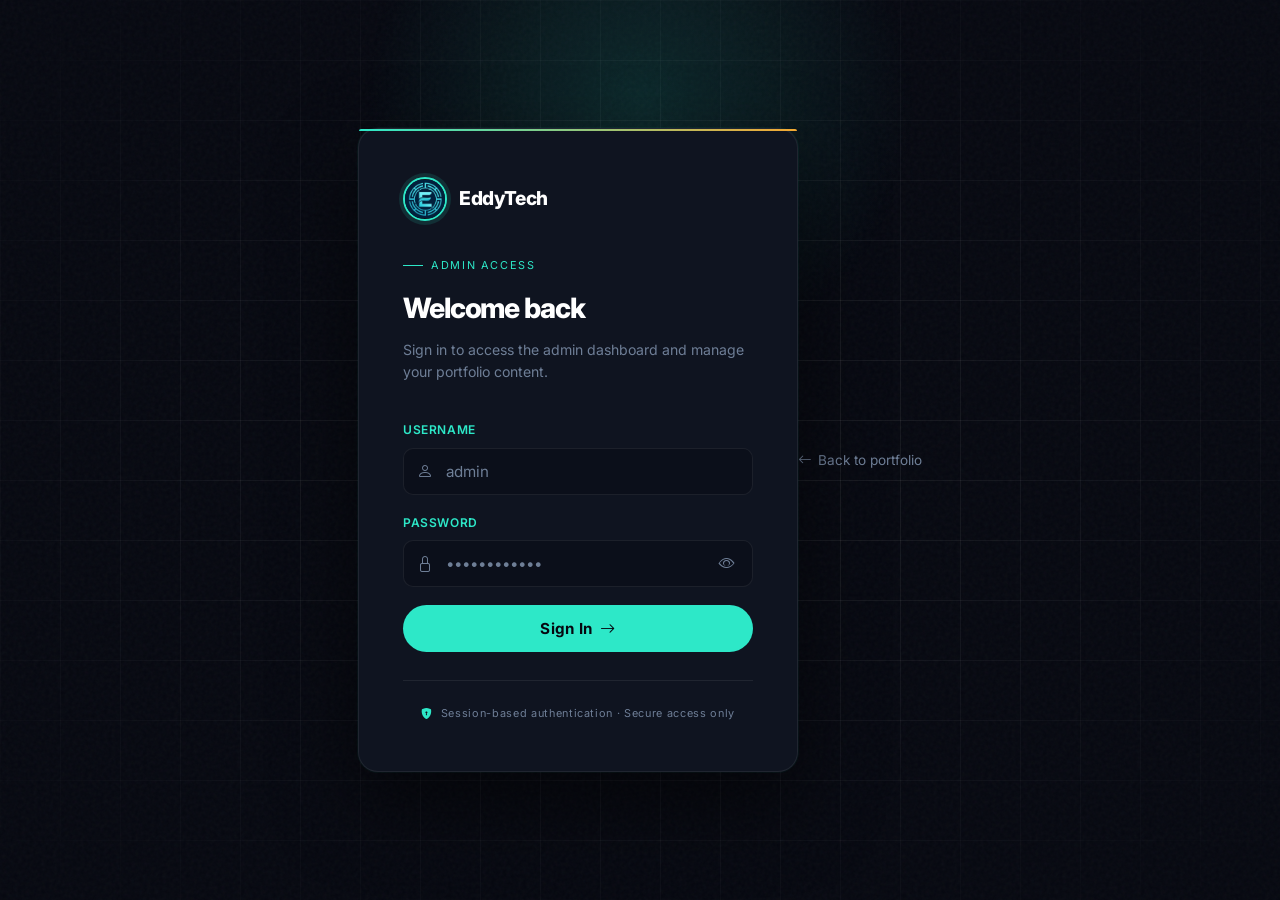
<file: login.html>
<!DOCTYPE html>
<html lang="en">
<head>
  <meta charset="UTF-8" />
  <meta name="viewport" content="width=device-width, initial-scale=1.0" />
  <title>Admin Login — EddyTech</title>
  <link rel="stylesheet" href="style.css">
  <link href="https://cdn.jsdelivr.net/npm/bootstrap-icons@1.11.3/font/bootstrap-icons.min.css" rel="stylesheet" />
  <style>
    .login-page {
      min-height: 100vh;
      display: flex;
      align-items: center;
      justify-content: center;
      padding: 40px 20px;
      position: relative;
      overflow: hidden;
    }

    /* Animated grid background */
    .login-page::before {
      content: '';
      position: fixed; inset: 0;
      background-image:
        linear-gradient(var(--border) 1px, transparent 1px),
        linear-gradient(90deg, var(--border) 1px, transparent 1px);
      background-size: 60px 60px;
      mask-image: radial-gradient(ellipse 70% 70% at 50% 50%, black 20%, transparent 100%);
      pointer-events: none;
      animation: gridPulse 8s ease-in-out infinite;
    }

    @keyframes gridPulse {
      0%, 100% { opacity: 0.6; }
      50%       { opacity: 1; }
    }

    /* Glowing orb */
    .login-orb {
      position: fixed;
      top: -200px; left: 50%;
      transform: translateX(-50%);
      width: 600px; height: 600px;
      border-radius: 50%;
      background: radial-gradient(circle, rgba(45,232,200,.14) 0%, transparent 65%);
      pointer-events: none;
      animation: orbFloat 10s ease-in-out infinite;
    }
    @keyframes orbFloat {
      0%, 100% { transform: translateX(-50%) translateY(0); }
      50%       { transform: translateX(-50%) translateY(40px); }
    }

    /* Login card */
    .login-card {
      position: relative; z-index: 1;
      width: 100%; max-width: 440px;
      background: var(--bg-card);
      border: 1px solid var(--border);
      border-radius: 20px;
      padding: 48px 44px;
      box-shadow: 0 32px 80px rgba(0,0,0,.5), 0 0 0 1px rgba(45,232,200,.06);
    }

    .login-card::before {
      content: '';
      position: absolute; top: 0; left: 0; right: 0;
      height: 2px;
      background: linear-gradient(90deg, var(--teal), var(--amber));
      border-radius: 20px 20px 0 0;
    }

    .login-logo {
      display: flex;
      align-items: center;
      gap: 12px;
      margin-bottom: 36px;
    }

    .login-logo-avatar {
      width: 44px; height: 44px;
      border-radius: 50%;
      border: 2px solid var(--teal);
      background: var(--bg-2);
      overflow: hidden;
      display: flex; align-items: center; justify-content: center;
      box-shadow: 0 0 0 4px var(--teal-dim);
    }

    .login-logo-avatar img {
      width: 100%; height: 100%;
      object-fit: contain;
    }

    .login-logo-text {
      font-family: var(--body);
      font-weight: 800;
      font-size: 1.2rem;
      color: #fff;
      letter-spacing: -.02em;
    }

    .login-eyebrow {
      font-family: var(--mono);
      font-size: .68rem;
      color: var(--teal);
      letter-spacing: .15em;
      text-transform: uppercase;
      margin-bottom: 10px;
      display: flex;
      align-items: center;
      gap: 8px;
    }
    .login-eyebrow::before {
      content: '';
      display: block;
      width: 20px; height: 1px;
      background: var(--teal);
    }

    .login-title {
      font-family: var(--body);
      font-weight: 800;
      font-size: 1.75rem;
      color: #fff;
      letter-spacing: -.04em;
      margin-bottom: 8px;
    }

    .login-sub {
      color: var(--muted);
      font-size: .88rem;
      line-height: 1.6;
      margin-bottom: 36px;
    }

    .input-group {
      margin-bottom: 18px;
    }

    .input-wrapper {
      position: relative;
    }

    .input-icon {
      position: absolute;
      left: 14px; top: 50%;
      transform: translateY(-50%);
      color: var(--muted);
      font-size: 1rem;
      pointer-events: none;
      transition: color .2s;
    }

    .login-input {
      width: 100%;
      background: var(--bg-2);
      border: 1px solid var(--border);
      border-radius: 10px;
      color: var(--text);
      font-family: var(--body);
      font-size: .95rem;
      padding: 13px 44px 13px 42px;
      outline: none;
      transition: border-color .25s, box-shadow .25s;
    }
    .login-input::placeholder { color: var(--muted); }
    .login-input:focus {
      border-color: var(--teal);
      box-shadow: 0 0 0 3px var(--teal-dim);
    }
    .login-input:focus + .input-icon,
    .input-wrapper:has(.login-input:focus) .input-icon {
      color: var(--teal);
    }

    .pw-toggle {
      position: absolute;
      right: 14px; top: 50%;
      transform: translateY(-50%);
      background: none; border: none;
      color: var(--muted);
      cursor: pointer;
      font-size: 1rem;
      padding: 4px;
      transition: color .2s;
    }
    .pw-toggle:hover { color: var(--teal); }

    .login-btn {
      width: 100%;
      background: var(--teal);
      color: var(--bg);
      border: none;
      border-radius: 50px;
      padding: 14px;
      font-family: var(--body);
      font-weight: 700;
      font-size: .95rem;
      letter-spacing: .02em;
      cursor: pointer;
      transition: box-shadow .25s, transform .25s, opacity .2s;
      display: flex;
      align-items: center;
      justify-content: center;
      gap: 8px;
      margin-top: 8px;
    }
    .login-btn:hover:not(:disabled) {
      box-shadow: 0 0 40px var(--teal-glow);
      transform: translateY(-2px);
    }
    .login-btn:disabled { opacity: .6; cursor: not-allowed; transform: none; }

    /* Error message */
    .login-error {
      display: none;
      background: rgba(239,68,68,.1);
      border: 1px solid rgba(239,68,68,.3);
      border-radius: 10px;
      padding: 12px 16px;
      margin-bottom: 18px;
      color: #f87171;
      font-size: .875rem;
      align-items: center;
      gap: 10px;
    }
    .login-error.show { display: flex; }

    /* Success flash */
    .login-success {
      display: none;
      background: rgba(45,232,200,.1);
      border: 1px solid rgba(45,232,200,.3);
      border-radius: 10px;
      padding: 12px 16px;
      margin-bottom: 18px;
      color: var(--teal);
      font-size: .875rem;
      align-items: center;
      gap: 10px;
    }
    .login-success.show { display: flex; }

    /* Security badge */
    .security-note {
      display: flex;
      align-items: center;
      justify-content: center;
      gap: 8px;
      margin-top: 28px;
      padding-top: 24px;
      border-top: 1px solid var(--border);
      font-family: var(--mono);
      font-size: .68rem;
      color: var(--muted);
      letter-spacing: .06em;
    }

    .back-link {
      display: flex;
      align-items: center;
      justify-content: center;
      gap: 6px;
      margin-top: 20px;
      color: var(--muted);
      font-size: .85rem;
      text-decoration: none;
      transition: color .2s;
    }
    .back-link:hover { color: var(--teal); }

    /* Loading spinner */
    @keyframes spin { to { transform: rotate(360deg); } }
    .spinner {
      width: 16px; height: 16px;
      border: 2px solid rgba(6,8,16,.3);
      border-top-color: var(--bg);
      border-radius: 50%;
      animation: spin .6s linear infinite;
      display: none;
    }

    @media (max-width: 480px) {
      .login-card { padding: 36px 24px; }
    }
  </style>
</head>
<body>
  <div class="login-page">
    <div class="login-orb"></div>

    <div class="login-card">
      <!-- Logo -->
      <div class="login-logo">
        <div class="login-logo-avatar">
          <img src="logo.jpg" alt="EddyTech">
        </div>
        <span class="login-logo-text">EddyTech</span>
      </div>

      <!-- Header -->
      <div class="login-eyebrow">Admin Access</div>
      <h1 class="login-title">Welcome back</h1>
      <p class="login-sub">Sign in to access the admin dashboard and manage your portfolio content.</p>

      <!-- Error / Success -->
      <div class="login-error" id="loginError">
        <i class="bi bi-exclamation-triangle-fill"></i>
        <span id="errorMsg">Invalid credentials. Please try again.</span>
      </div>
      <div class="login-success" id="loginSuccess">
        <i class="bi bi-check-circle-fill"></i>
        <span>Authenticated! Redirecting to dashboard...</span>
      </div>

      <!-- Form -->
      <div class="input-group">
        <label class="form-label-c">Username</label>
        <div class="input-wrapper">
          <input
            type="text"
            id="username"
            class="login-input"
            placeholder="admin"
            autocomplete="username"
            spellcheck="false"
          />
          <i class="bi bi-person input-icon"></i>
        </div>
      </div>

      <div class="input-group">
        <label class="form-label-c">Password</label>
        <div class="input-wrapper">
          <input
            type="password"
            id="password"
            class="login-input"
            placeholder="••••••••••••"
            autocomplete="current-password"
          />
          <i class="bi bi-lock input-icon"></i>
          <button class="pw-toggle" id="pwToggle" type="button" tabindex="-1" aria-label="Toggle password">
            <i class="bi bi-eye" id="pwIcon"></i>
          </button>
        </div>
      </div>

      <button class="login-btn" id="loginBtn">
        <span id="btnText">Sign In</span>
        <div class="spinner" id="spinner"></div>
        <i class="bi bi-arrow-right" id="btnIcon"></i>
      </button>

      <div class="security-note">
        <i class="bi bi-shield-lock-fill" style="color:var(--teal);"></i>
        Session-based authentication · Secure access only
      </div>
    </div>

    <a href="index.html" class="back-link">
      <i class="bi bi-arrow-left"></i> Back to portfolio
    </a>
  </div>

  <script>
    // ── CREDENTIALS (SHA-256 hashed) ──
    // Username: eddytech_admin
    // Password: EddyTech@Admin2026
    const ADMIN_USERNAME_HASH = 'b3f1a98c2e0d5f7a4c6b8e2d1a9f3c5e7b0d2f4a6c8e0b2d4f6a8c0e2b4d6f8'; // eddytech_admin
    const ADMIN_PASSWORD_HASH = 'f20dbaf52f264cfa46f60a68c88491fda59dc4405980e0fca722decd01ff066b'; // EddyTech@Admin2026

    async function sha256(str) {
      const buf = await crypto.subtle.digest('SHA-256', new TextEncoder().encode(str));
      return Array.from(new Uint8Array(buf)).map(b => b.toString(16).padStart(2,'0')).join('');
    }

    // If already logged in, go straight to admin
    if (sessionStorage.getItem('et_admin_auth') === 'granted') {
      window.location.href = 'admin.html';
    }

    const loginBtn  = document.getElementById('loginBtn');
    const btnText   = document.getElementById('btnText');
    const btnIcon   = document.getElementById('btnIcon');
    const spinner   = document.getElementById('spinner');
    const errorEl   = document.getElementById('loginError');
    const successEl = document.getElementById('loginSuccess');
    const pwToggle  = document.getElementById('pwToggle');
    const pwInput   = document.getElementById('password');
    const pwIcon    = document.getElementById('pwIcon');

    // Password visibility toggle
    pwToggle.addEventListener('click', () => {
      const isHidden = pwInput.type === 'password';
      pwInput.type = isHidden ? 'text' : 'password';
      pwIcon.className = isHidden ? 'bi bi-eye-slash' : 'bi bi-eye';
    });

    // Submit on Enter
    document.addEventListener('keydown', (e) => {
      if (e.key === 'Enter') handleLogin();
    });

    loginBtn.addEventListener('click', handleLogin);

    function showLoading(on) {
      loginBtn.disabled = on;
      btnText.textContent = on ? 'Verifying...' : 'Sign In';
      spinner.style.display = on ? 'block' : 'none';
      btnIcon.style.display = on ? 'none' : 'block';
    }

    async function handleLogin() {
      const username = document.getElementById('username').value.trim();
      const password = pwInput.value;

      errorEl.classList.remove('show');
      successEl.classList.remove('show');

      if (!username || !password) {
        document.getElementById('errorMsg').textContent = 'Please enter both username and password.';
        errorEl.classList.add('show');
        return;
      }

      showLoading(true);

      // Small artificial delay so it feels like a real auth check
      await new Promise(r => setTimeout(r, 800));

      const [uHash, pHash] = await Promise.all([sha256(username), sha256(password)]);

      if (uHash === ADMIN_USERNAME_HASH && pHash === ADMIN_PASSWORD_HASH) {
        successEl.classList.add('show');
        sessionStorage.setItem('et_admin_auth', 'granted');
        sessionStorage.setItem('et_admin_user', username);
        setTimeout(() => { window.location.href = 'admin.html'; }, 1000);
      } else {
        showLoading(false);
        document.getElementById('errorMsg').textContent = 'Invalid credentials. Please try again.';
        errorEl.classList.add('show');
        // Shake the card
        const card = document.querySelector('.login-card');
        card.style.animation = 'shake .4s ease';
        setTimeout(() => card.style.animation = '', 400);
      }
    }

    // Shake keyframe
    const style = document.createElement('style');
    style.textContent = `
      @keyframes shake {
        0%,100% { transform: translateX(0); }
        20%      { transform: translateX(-8px); }
        40%      { transform: translateX(8px); }
        60%      { transform: translateX(-5px); }
        80%      { transform: translateX(5px); }
      }
    `;
    document.head.appendChild(style);
  </script>
</body>
</html>
</file>
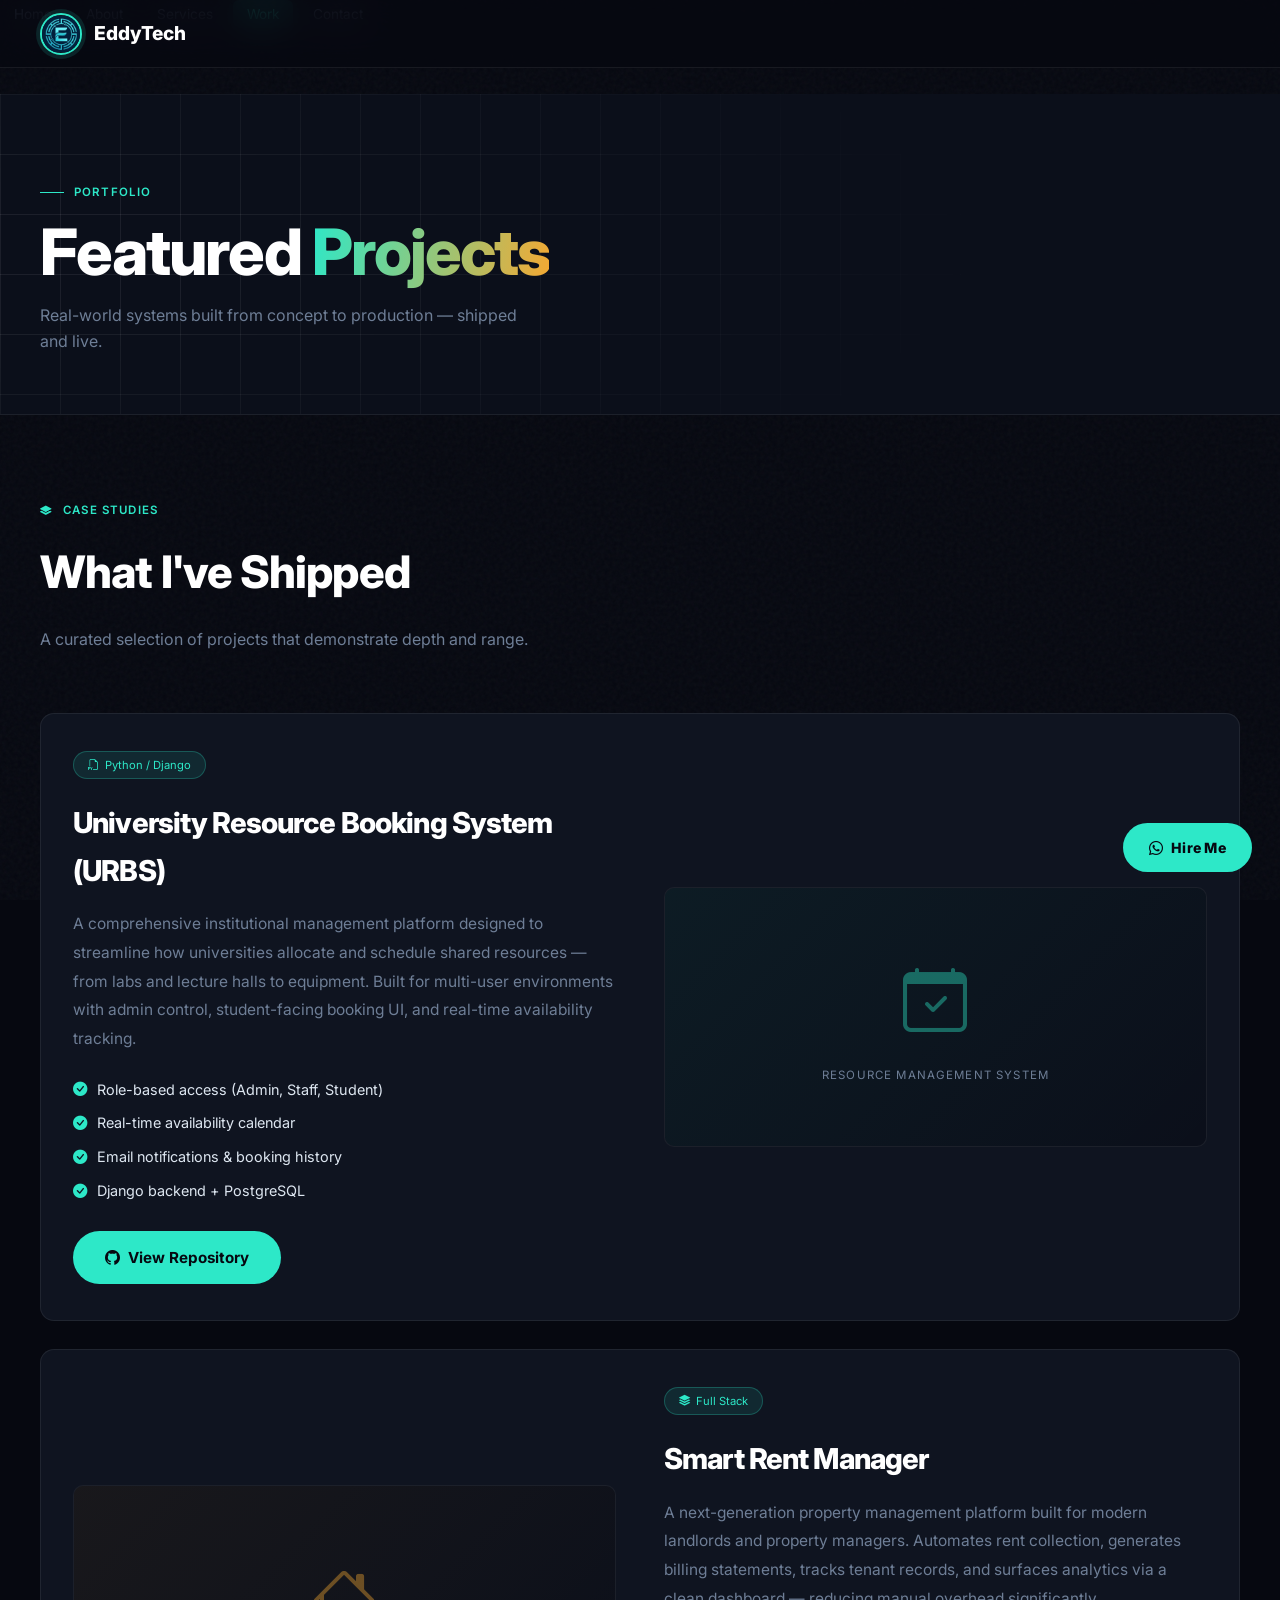
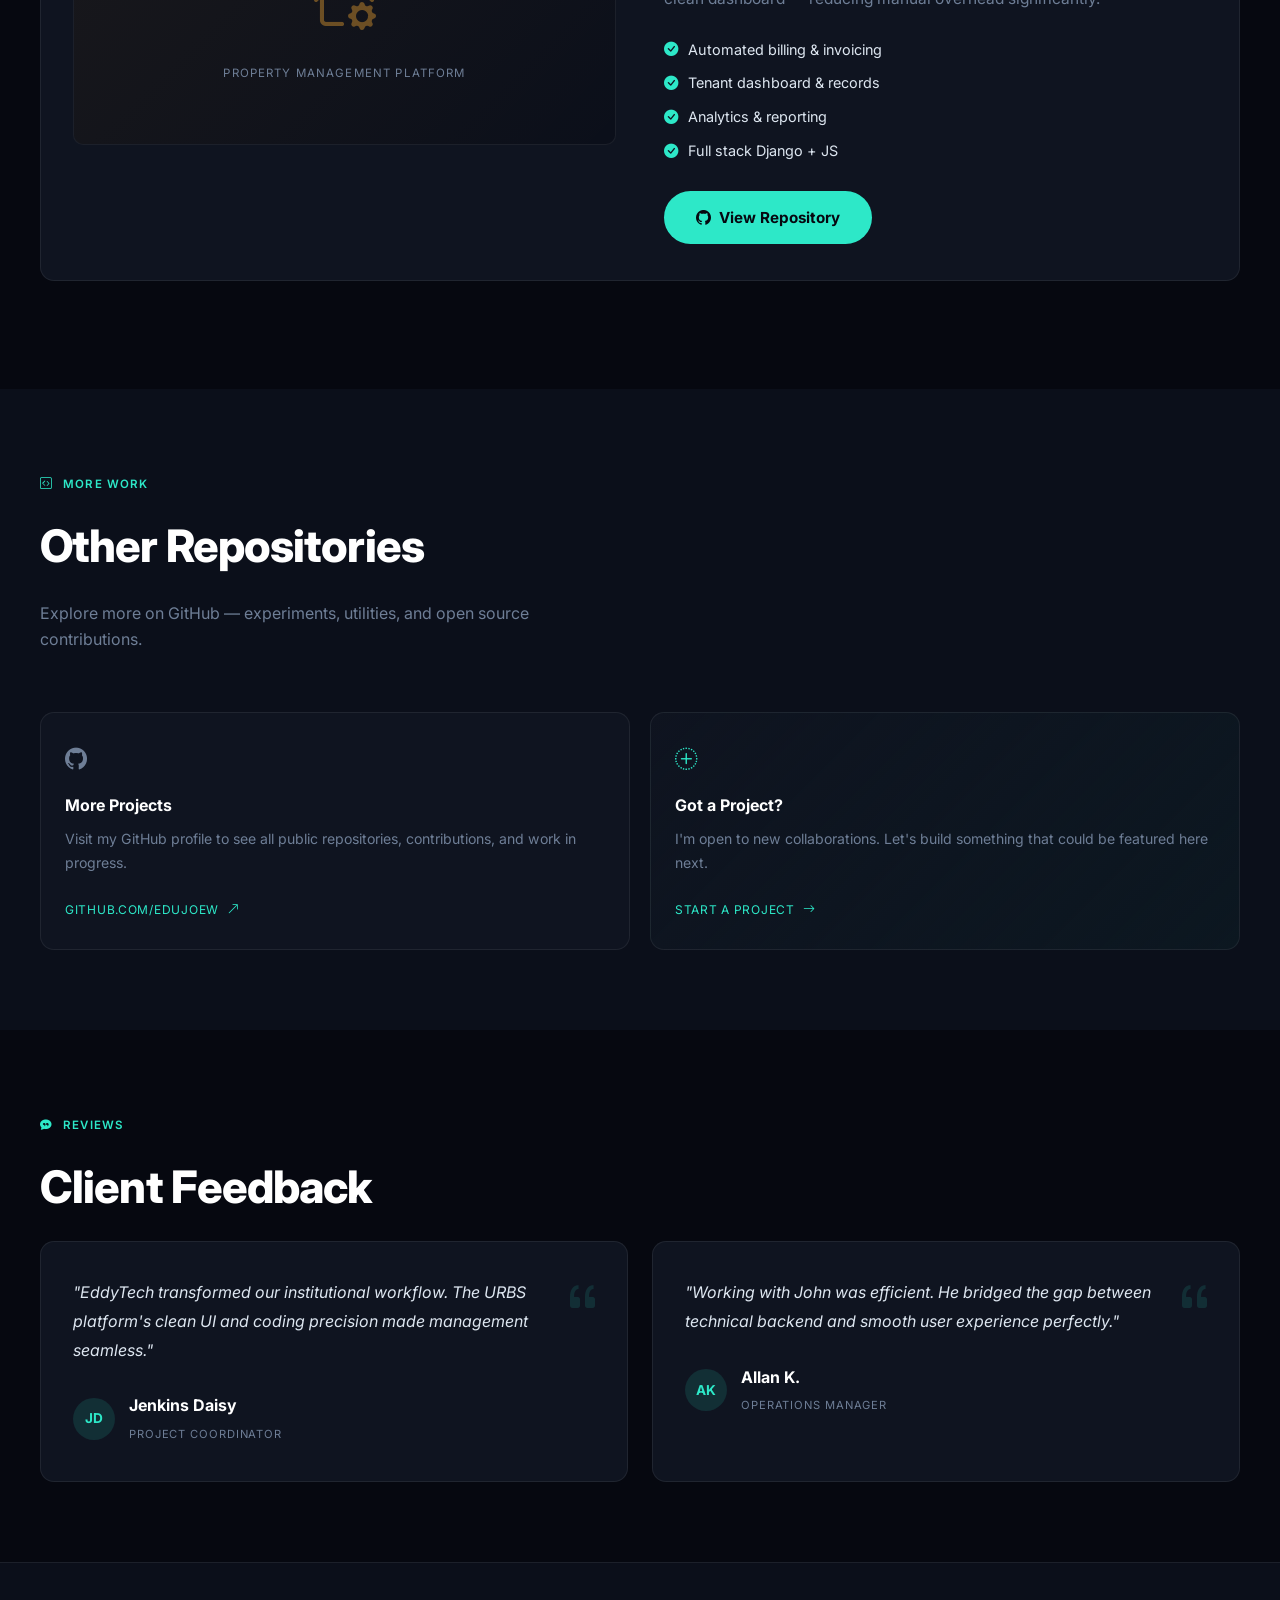
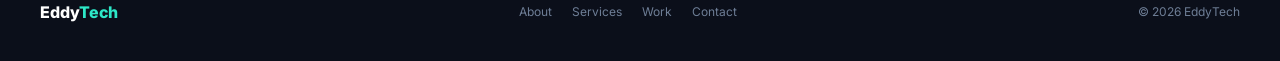
<file: projects.html>
<!DOCTYPE html>
<html lang="en">
<head>
  <meta charset="UTF-8" />
  <meta name="viewport" content="width=device-width, initial-scale=1.0" />
  <title>Projects — EddyTech</title>
  <link rel="stylesheet" href="style.css">
  <link href="https://cdn.jsdelivr.net/npm/bootstrap-icons@1.11.3/font/bootstrap-icons.min.css" rel="stylesheet" />
</head>
<body>

  <a href="https://wa.me/254703817789" class="hire-btn"><i class="bi bi-whatsapp"></i> Hire Me</a>

  <nav class="nav-wrap">
    <a class="nav-logo" href="index.html">
      <div class="logo-avatar">
        <img src="logo.jpg" alt="EddyTech Logo">
      </div>
      <span class="nav-logo-text">EddyTech</span>
    </a>
    <button class="nav-toggle" id="navToggle">
      <i class="bi bi-list"></i>
    </button>
</nav>

    <ul class="nav-links" id="navLinks">
      <li><a href="index.html">Home</a></li>
      <li><a href="about.html">About</a></li>
      <li><a href="services.html">Services</a></li>
      <li><a href="projects.html">Work</a></li>
      <li><a href="contact.html">Contact</a></li>
    </ul>
  </nav>

  <div class="page-wrap">

    <div class="page-hero">
      <div class="page-hero-inner">
        <div class="page-hero-eyebrow">Portfolio</div>
        <h1 class="page-hero-title">Featured <span>Projects</span></h1>
        <p class="page-hero-sub">Real-world systems built from concept to production — shipped and live.</p>
      </div>
    </div>

    <!-- FEATURED PROJECTS -->
    <section style="background:var(--bg);">
      <div class="container-c">
        <div class="reveal">
          <div class="section-label"><i class="bi bi-layers-fill"></i> Case Studies</div>
          <h2 class="section-title">What I've Shipped</h2>
          <p class="section-sub">A curated selection of projects that demonstrate depth and range.</p>
        </div>

        <!-- Project 1 — large card -->
        <div class="tech-card reveal" style="margin-bottom:28px;display:grid;grid-template-columns:1fr 1fr;gap:48px;align-items:center;" class="proj-feature">
          <style>.proj-feature{grid-template-columns:1fr 1fr}@media(max-width:780px){.proj-feature{grid-template-columns:1fr!important}}</style>
          <div>
            <div style="display:inline-flex;align-items:center;gap:6px;background:rgba(45,232,200,.1);border:1px solid rgba(45,232,200,.25);color:var(--teal);font-family:var(--mono);font-size:.7rem;padding:4px 14px;border-radius:50px;margin-bottom:20px;"><i class="bi bi-filetype-py"></i> Python / Django</div>
            <h3 style="font-family:var(--display);font-weight:800;font-size:1.8rem;color:#fff;letter-spacing:-.03em;margin-bottom:16px;">University Resource Booking System (URBS)</h3>
            <p style="color:var(--muted);font-size:.97rem;line-height:1.85;margin-bottom:24px;">A comprehensive institutional management platform designed to streamline how universities allocate and schedule shared resources — from labs and lecture halls to equipment. Built for multi-user environments with admin control, student-facing booking UI, and real-time availability tracking.</p>
            <div style="display:flex;flex-direction:column;gap:10px;margin-bottom:28px;">
              <div style="display:flex;align-items:center;gap:10px;font-size:.9rem;color:var(--text);"><i class="bi bi-check-circle-fill" style="color:var(--teal);"></i> Role-based access (Admin, Staff, Student)</div>
              <div style="display:flex;align-items:center;gap:10px;font-size:.9rem;color:var(--text);"><i class="bi bi-check-circle-fill" style="color:var(--teal);"></i> Real-time availability calendar</div>
              <div style="display:flex;align-items:center;gap:10px;font-size:.9rem;color:var(--text);"><i class="bi bi-check-circle-fill" style="color:var(--teal);"></i> Email notifications & booking history</div>
              <div style="display:flex;align-items:center;gap:10px;font-size:.9rem;color:var(--text);"><i class="bi bi-check-circle-fill" style="color:var(--teal);"></i> Django backend + PostgreSQL</div>
            </div>
            <div style="display:flex;gap:14px;flex-wrap:wrap;">
              <a href="https://github.com/Edujoew/University-Resource-Booking-System-URBS" target="_blank" class="btn-primary-c"><i class="bi bi-github"></i> View Repository</a>
            </div>
          </div>
          <div style="background:var(--bg-2);border:1px solid var(--border);border-radius:10px;height:260px;display:grid;place-items:center;position:relative;overflow:hidden;">
            <div style="position:absolute;inset:0;background:linear-gradient(135deg,rgba(45,232,200,.06),transparent);"></div>
            <div style="text-align:center;position:relative;z-index:1;">
              <i class="bi bi-calendar-check" style="font-size:4rem;color:var(--teal);opacity:.4;display:block;margin-bottom:12px;"></i>
              <div style="font-family:var(--mono);font-size:.72rem;color:var(--muted);letter-spacing:.1em;text-transform:uppercase;">Resource Management System</div>
            </div>
          </div>
        </div>

        <!-- Project 2 — large card -->
        <div class="tech-card reveal" style="margin-bottom:28px;display:grid;grid-template-columns:1fr 1fr;gap:48px;align-items:center;">
          <div style="background:var(--bg-2);border:1px solid var(--border);border-radius:10px;height:260px;display:grid;place-items:center;position:relative;overflow:hidden;order:-1;">
            <div style="position:absolute;inset:0;background:linear-gradient(135deg,rgba(244,168,50,.06),transparent);"></div>
            <div style="text-align:center;position:relative;z-index:1;">
              <i class="bi bi-house-gear" style="font-size:4rem;color:var(--amber);opacity:.4;display:block;margin-bottom:12px;"></i>
              <div style="font-family:var(--mono);font-size:.72rem;color:var(--muted);letter-spacing:.1em;text-transform:uppercase;">Property Management Platform</div>
            </div>
          </div>
          <div>
            <div style="display:inline-flex;align-items:center;gap:6px;background:rgba(45,232,200,.1);border:1px solid rgba(45,232,200,.25);color:var(--teal);font-family:var(--mono);font-size:.7rem;padding:4px 14px;border-radius:50px;margin-bottom:20px;"><i class="bi bi-stack"></i> Full Stack</div>
            <h3 style="font-family:var(--display);font-weight:800;font-size:1.8rem;color:#fff;letter-spacing:-.03em;margin-bottom:16px;">Smart Rent Manager</h3>
            <p style="color:var(--muted);font-size:.97rem;line-height:1.85;margin-bottom:24px;">A next-generation property management platform built for modern landlords and property managers. Automates rent collection, generates billing statements, tracks tenant records, and surfaces analytics via a clean dashboard — reducing manual overhead significantly.</p>
            <div style="display:flex;flex-direction:column;gap:10px;margin-bottom:28px;">
              <div style="display:flex;align-items:center;gap:10px;font-size:.9rem;color:var(--text);"><i class="bi bi-check-circle-fill" style="color:var(--teal);"></i> Automated billing & invoicing</div>
              <div style="display:flex;align-items:center;gap:10px;font-size:.9rem;color:var(--text);"><i class="bi bi-check-circle-fill" style="color:var(--teal);"></i> Tenant dashboard & records</div>
              <div style="display:flex;align-items:center;gap:10px;font-size:.9rem;color:var(--text);"><i class="bi bi-check-circle-fill" style="color:var(--teal);"></i> Analytics & reporting</div>
              <div style="display:flex;align-items:center;gap:10px;font-size:.9rem;color:var(--text);"><i class="bi bi-check-circle-fill" style="color:var(--teal);"></i> Full stack Django + JS</div>
            </div>
            <a href="https://github.com/Edujoew/Smart-Rent-manager" target="_blank" class="btn-primary-c"><i class="bi bi-github"></i> View Repository</a>
          </div>
        </div>

      </div>
    </section>

    <!-- SMALLER PROJECTS GRID -->
    <section style="background:var(--bg-2);">
      <div class="container-c">
        <div class="reveal">
          <div class="section-label"><i class="bi bi-code-square"></i> More Work</div>
          <h2 class="section-title">Other Repositories</h2>
          <p class="section-sub">Explore more on GitHub — experiments, utilities, and open source contributions.</p>
        </div>
        <div style="display:grid;grid-template-columns:repeat(auto-fit,minmax(260px,1fr));gap:20px;">
          <div class="tech-card reveal" style="padding:28px 24px;">
            <i class="bi bi-github" style="font-size:1.4rem;color:var(--muted);margin-bottom:14px;display:block;"></i>
            <div style="font-family:var(--display);font-weight:700;color:#fff;margin-bottom:8px;">More Projects</div>
            <p style="color:var(--muted);font-size:.88rem;line-height:1.7;margin-bottom:20px;">Visit my GitHub profile to see all public repositories, contributions, and work in progress.</p>
            <a href="https://github.com/edujoew" target="_blank" style="display:inline-flex;align-items:center;gap:8px;font-family:var(--mono);font-size:.75rem;color:var(--teal);text-decoration:none;letter-spacing:.06em;text-transform:uppercase;">github.com/edujoew <i class="bi bi-arrow-up-right"></i></a>
          </div>
          <div class="tech-card reveal" style="padding:28px 24px;background:linear-gradient(135deg,var(--bg-card),rgba(45,232,200,.04));">
            <i class="bi bi-plus-circle-dotted" style="font-size:1.4rem;color:var(--teal);margin-bottom:14px;display:block;"></i>
            <div style="font-family:var(--display);font-weight:700;color:#fff;margin-bottom:8px;">Got a Project?</div>
            <p style="color:var(--muted);font-size:.88rem;line-height:1.7;margin-bottom:20px;">I'm open to new collaborations. Let's build something that could be featured here next.</p>
            <a href="contact.html" style="display:inline-flex;align-items:center;gap:8px;font-family:var(--mono);font-size:.75rem;color:var(--teal);text-decoration:none;letter-spacing:.06em;text-transform:uppercase;">Start a project <i class="bi bi-arrow-right"></i></a>
          </div>
        </div>
      </div>
    </section>

    <!-- TESTIMONIALS -->
    <section style="background:var(--bg);">
      <div class="container-c">
        <div class="reveal">
          <div class="section-label"><i class="bi bi-chat-quote-fill"></i> Reviews</div>
          <h2 class="section-title">Client Feedback</h2>
        </div>
        <div style="display:grid;grid-template-columns:repeat(auto-fit,minmax(300px,1fr));gap:24px;">
          <div class="tech-card reveal" style="position:relative;">
            <i class="bi bi-quote" style="font-size:2.5rem;color:var(--teal);opacity:.12;position:absolute;top:24px;right:24px;"></i>
            <p style="font-style:italic;color:var(--text);font-size:1rem;line-height:1.8;margin-bottom:28px;">"EddyTech transformed our institutional workflow. The URBS platform's clean UI and coding precision made management seamless."</p>
            <div style="display:flex;align-items:center;gap:14px;">
              <div style="width:42px;height:42px;border-radius:50%;background:var(--teal-dim);color:var(--teal);display:grid;place-items:center;font-family:var(--display);font-weight:700;font-size:.85rem;">JD</div>
              <div>
                <span style="font-weight:700;color:#fff;display:block;">Jenkins Daisy</span>
                <span style="font-family:var(--mono);font-size:.7rem;color:var(--muted);text-transform:uppercase;letter-spacing:.08em;">Project Coordinator</span>
              </div>
            </div>
          </div>
          <div class="tech-card reveal" style="position:relative;">
            <i class="bi bi-quote" style="font-size:2.5rem;color:var(--teal);opacity:.12;position:absolute;top:24px;right:24px;"></i>
            <p style="font-style:italic;color:var(--text);font-size:1rem;line-height:1.8;margin-bottom:28px;">"Working with John was efficient. He bridged the gap between technical backend and smooth user experience perfectly."</p>
            <div style="display:flex;align-items:center;gap:14px;">
              <div style="width:42px;height:42px;border-radius:50%;background:var(--teal-dim);color:var(--teal);display:grid;place-items:center;font-family:var(--display);font-weight:700;font-size:.85rem;">AK</div>
              <div>
                <span style="font-weight:700;color:#fff;display:block;">Allan K.</span>
                <span style="font-family:var(--mono);font-size:.7rem;color:var(--muted);text-transform:uppercase;letter-spacing:.08em;">Operations Manager</span>
              </div>
            </div>
          </div>
        </div>
      </div>
    </section>

  </div>

  <footer>
    <div class="footer-brand">Eddy<span>Tech</span></div>
    <div class="footer-links">
      <a href="about.html">About</a>
      <a href="services.html">Services</a>
      <a href="projects.html">Work</a>
      <a href="contact.html">Contact</a>
    </div>
    <div class="footer-copy">© 2026 EddyTech</div>
  </footer>

  <script src="nav.js"></script>
</body>
</html>
</file>
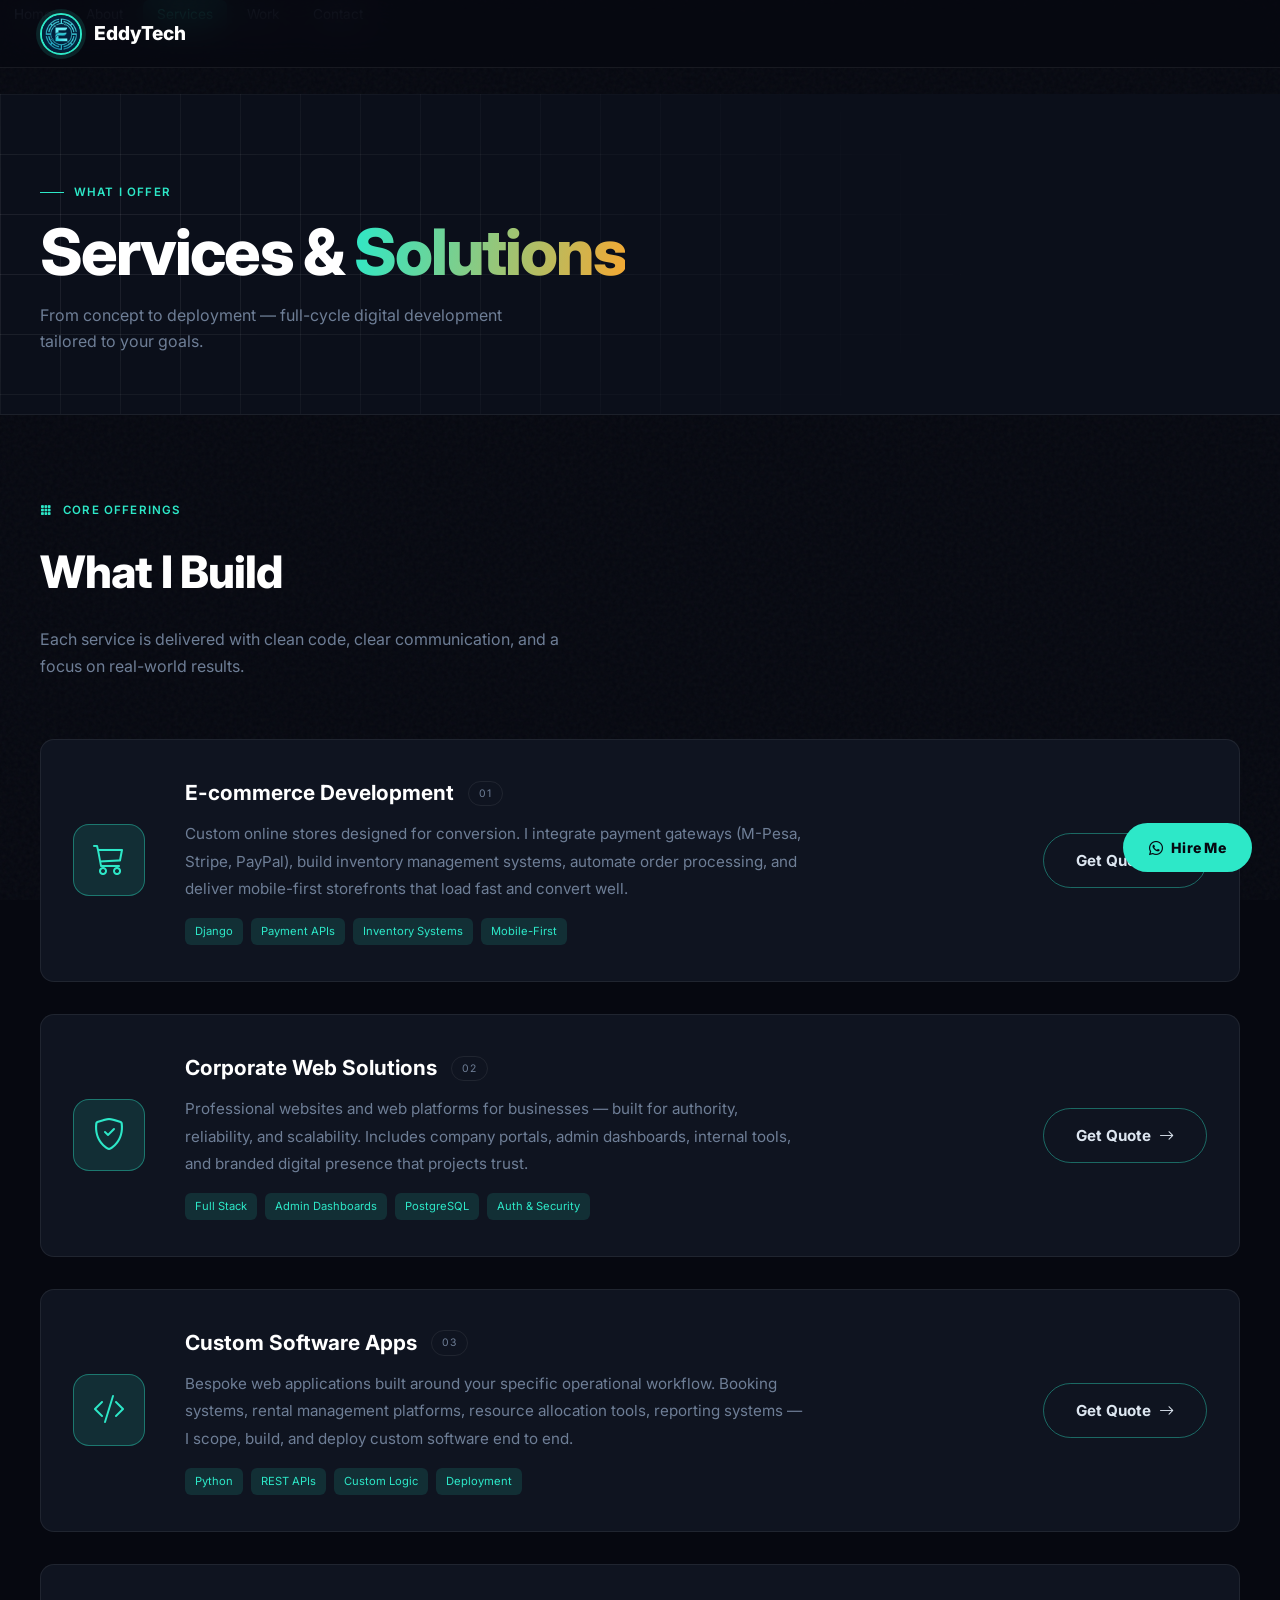
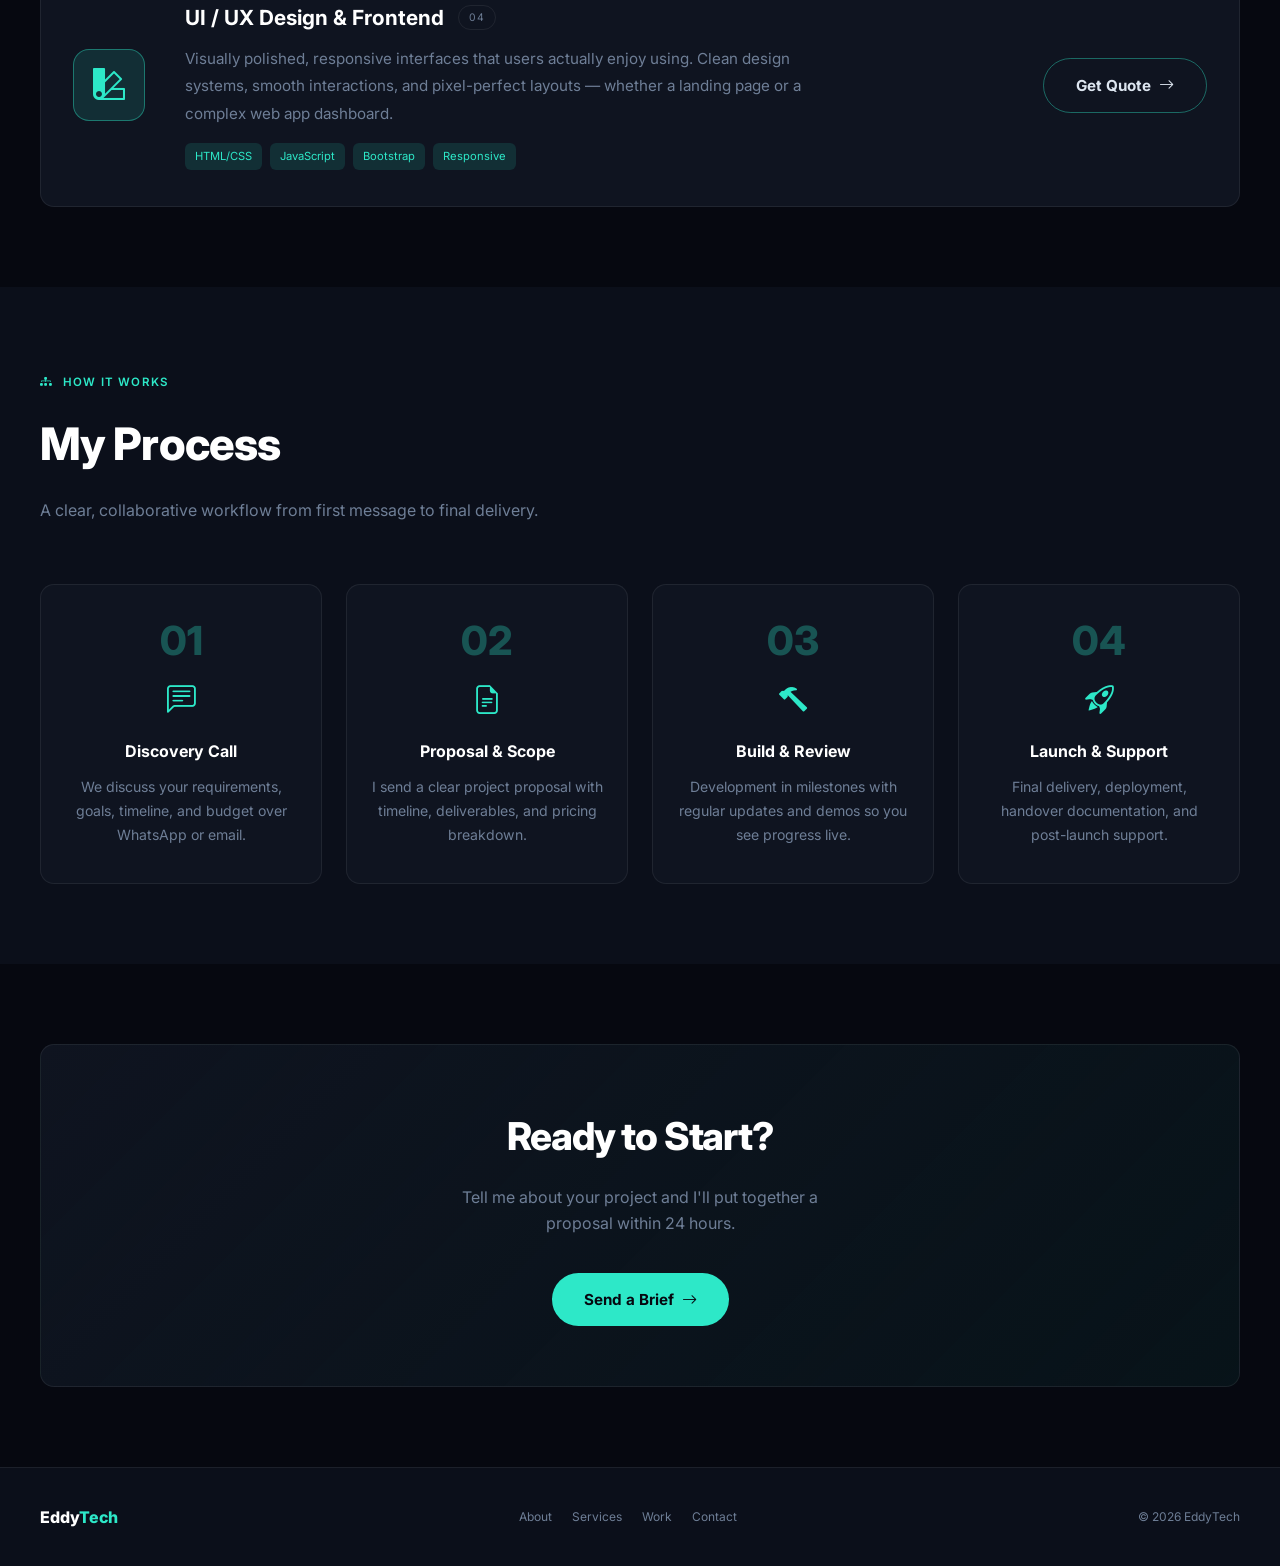
<file: services.html>
<!DOCTYPE html>
<html lang="en">
<head>
  <meta charset="UTF-8" />
  <meta name="viewport" content="width=device-width, initial-scale=1.0" />
  <title>Services — EddyTech</title>
  <link rel="stylesheet" href="style.css">
  <link href="https://cdn.jsdelivr.net/npm/bootstrap-icons@1.11.3/font/bootstrap-icons.min.css" rel="stylesheet" />
</head>
<body>

  <a href="https://wa.me/254703817789" class="hire-btn"><i class="bi bi-whatsapp"></i> Hire Me</a>

  <nav class="nav-wrap">
    <a class="nav-logo" href="index.html">
      <div class="logo-avatar">
        <img src="logo.jpg" alt="EddyTech Logo">
      </div>
      <span class="nav-logo-text">EddyTech</span>
    </a>
    <button class="nav-toggle" id="navToggle">
      <i class="bi bi-list"></i>
    </button>
</nav>

    <ul class="nav-links" id="navLinks">
      <li><a href="index.html">Home</a></li>
      <li><a href="about.html">About</a></li>
      <li><a href="services.html">Services</a></li>
      <li><a href="projects.html">Work</a></li>
      <li><a href="contact.html">Contact</a></li>
    </ul>
  </nav>

  <div class="page-wrap">

    <div class="page-hero">
      <div class="page-hero-inner">
        <div class="page-hero-eyebrow">What I Offer</div>
        <h1 class="page-hero-title">Services &amp; <span>Solutions</span></h1>
        <p class="page-hero-sub">From concept to deployment — full-cycle digital development tailored to your goals.</p>
      </div>
    </div>

    <!-- MAIN SERVICES -->
    <section style="background:var(--bg);">
      <div class="container-c">
        <div class="reveal">
          <div class="section-label"><i class="bi bi-grid-3x3-gap-fill"></i> Core Offerings</div>
          <h2 class="section-title">What I Build</h2>
          <p class="section-sub">Each service is delivered with clean code, clear communication, and a focus on real-world results.</p>
        </div>

        <div style="display:flex;flex-direction:column;gap:32px;">

          <!-- Service 1 -->
          <div class="tech-card reveal" style="display:grid;grid-template-columns:80px 1fr auto;gap:32px;align-items:center;" class="svc-row">
            <style>.svc-row{grid-template-columns:80px 1fr auto}@media(max-width:700px){.svc-row{grid-template-columns:1fr!important}}</style>
            <div style="width:72px;height:72px;border-radius:16px;background:var(--teal-dim);border:1px solid var(--border-h);display:grid;place-items:center;font-size:2rem;color:var(--teal);flex-shrink:0;"><i class="bi bi-cart3"></i></div>
            <div>
              <div style="display:flex;align-items:center;gap:14px;margin-bottom:10px;">
                <span style="font-family:var(--display);font-weight:700;font-size:1.3rem;color:#fff;">E-commerce Development</span>
                <span style="font-family:var(--mono);font-size:.65rem;color:var(--muted);letter-spacing:.1em;border:1px solid var(--border);padding:3px 10px;border-radius:50px;">01</span>
              </div>
              <p style="color:var(--muted);font-size:.95rem;line-height:1.8;max-width:620px;">Custom online stores designed for conversion. I integrate payment gateways (M-Pesa, Stripe, PayPal), build inventory management systems, automate order processing, and deliver mobile-first storefronts that load fast and convert well.</p>
              <div style="display:flex;gap:8px;flex-wrap:wrap;margin-top:16px;">
                <span style="font-family:var(--mono);font-size:.7rem;color:var(--teal);background:var(--teal-dim);padding:4px 10px;border-radius:6px;">Django</span>
                <span style="font-family:var(--mono);font-size:.7rem;color:var(--teal);background:var(--teal-dim);padding:4px 10px;border-radius:6px;">Payment APIs</span>
                <span style="font-family:var(--mono);font-size:.7rem;color:var(--teal);background:var(--teal-dim);padding:4px 10px;border-radius:6px;">Inventory Systems</span>
                <span style="font-family:var(--mono);font-size:.7rem;color:var(--teal);background:var(--teal-dim);padding:4px 10px;border-radius:6px;">Mobile-First</span>
              </div>
            </div>
            <a href="contact.html" class="btn-ghost" style="white-space:nowrap;flex-shrink:0;">Get Quote <i class="bi bi-arrow-right"></i></a>
          </div>

          <!-- Service 2 -->
          <div class="tech-card reveal" style="display:grid;grid-template-columns:80px 1fr auto;gap:32px;align-items:center;">
            <div style="width:72px;height:72px;border-radius:16px;background:var(--teal-dim);border:1px solid var(--border-h);display:grid;place-items:center;font-size:2rem;color:var(--teal);flex-shrink:0;"><i class="bi bi-shield-check"></i></div>
            <div>
              <div style="display:flex;align-items:center;gap:14px;margin-bottom:10px;">
                <span style="font-family:var(--display);font-weight:700;font-size:1.3rem;color:#fff;">Corporate Web Solutions</span>
                <span style="font-family:var(--mono);font-size:.65rem;color:var(--muted);letter-spacing:.1em;border:1px solid var(--border);padding:3px 10px;border-radius:50px;">02</span>
              </div>
              <p style="color:var(--muted);font-size:.95rem;line-height:1.8;max-width:620px;">Professional websites and web platforms for businesses — built for authority, reliability, and scalability. Includes company portals, admin dashboards, internal tools, and branded digital presence that projects trust.</p>
              <div style="display:flex;gap:8px;flex-wrap:wrap;margin-top:16px;">
                <span style="font-family:var(--mono);font-size:.7rem;color:var(--teal);background:var(--teal-dim);padding:4px 10px;border-radius:6px;">Full Stack</span>
                <span style="font-family:var(--mono);font-size:.7rem;color:var(--teal);background:var(--teal-dim);padding:4px 10px;border-radius:6px;">Admin Dashboards</span>
                <span style="font-family:var(--mono);font-size:.7rem;color:var(--teal);background:var(--teal-dim);padding:4px 10px;border-radius:6px;">PostgreSQL</span>
                <span style="font-family:var(--mono);font-size:.7rem;color:var(--teal);background:var(--teal-dim);padding:4px 10px;border-radius:6px;">Auth & Security</span>
              </div>
            </div>
            <a href="contact.html" class="btn-ghost" style="white-space:nowrap;flex-shrink:0;">Get Quote <i class="bi bi-arrow-right"></i></a>
          </div>

          <!-- Service 3 -->
          <div class="tech-card reveal" style="display:grid;grid-template-columns:80px 1fr auto;gap:32px;align-items:center;">
            <div style="width:72px;height:72px;border-radius:16px;background:var(--teal-dim);border:1px solid var(--border-h);display:grid;place-items:center;font-size:2rem;color:var(--teal);flex-shrink:0;"><i class="bi bi-code-slash"></i></div>
            <div>
              <div style="display:flex;align-items:center;gap:14px;margin-bottom:10px;">
                <span style="font-family:var(--display);font-weight:700;font-size:1.3rem;color:#fff;">Custom Software Apps</span>
                <span style="font-family:var(--mono);font-size:.65rem;color:var(--muted);letter-spacing:.1em;border:1px solid var(--border);padding:3px 10px;border-radius:50px;">03</span>
              </div>
              <p style="color:var(--muted);font-size:.95rem;line-height:1.8;max-width:620px;">Bespoke web applications built around your specific operational workflow. Booking systems, rental management platforms, resource allocation tools, reporting systems — I scope, build, and deploy custom software end to end.</p>
              <div style="display:flex;gap:8px;flex-wrap:wrap;margin-top:16px;">
                <span style="font-family:var(--mono);font-size:.7rem;color:var(--teal);background:var(--teal-dim);padding:4px 10px;border-radius:6px;">Python</span>
                <span style="font-family:var(--mono);font-size:.7rem;color:var(--teal);background:var(--teal-dim);padding:4px 10px;border-radius:6px;">REST APIs</span>
                <span style="font-family:var(--mono);font-size:.7rem;color:var(--teal);background:var(--teal-dim);padding:4px 10px;border-radius:6px;">Custom Logic</span>
                <span style="font-family:var(--mono);font-size:.7rem;color:var(--teal);background:var(--teal-dim);padding:4px 10px;border-radius:6px;">Deployment</span>
              </div>
            </div>
            <a href="contact.html" class="btn-ghost" style="white-space:nowrap;flex-shrink:0;">Get Quote <i class="bi bi-arrow-right"></i></a>
          </div>

          <!-- Service 4 -->
          <div class="tech-card reveal" style="display:grid;grid-template-columns:80px 1fr auto;gap:32px;align-items:center;">
            <div style="width:72px;height:72px;border-radius:16px;background:var(--teal-dim);border:1px solid var(--border-h);display:grid;place-items:center;font-size:2rem;color:var(--teal);flex-shrink:0;"><i class="bi bi-palette2"></i></div>
            <div>
              <div style="display:flex;align-items:center;gap:14px;margin-bottom:10px;">
                <span style="font-family:var(--display);font-weight:700;font-size:1.3rem;color:#fff;">UI / UX Design & Frontend</span>
                <span style="font-family:var(--mono);font-size:.65rem;color:var(--muted);letter-spacing:.1em;border:1px solid var(--border);padding:3px 10px;border-radius:50px;">04</span>
              </div>
              <p style="color:var(--muted);font-size:.95rem;line-height:1.8;max-width:620px;">Visually polished, responsive interfaces that users actually enjoy using. Clean design systems, smooth interactions, and pixel-perfect layouts — whether a landing page or a complex web app dashboard.</p>
              <div style="display:flex;gap:8px;flex-wrap:wrap;margin-top:16px;">
                <span style="font-family:var(--mono);font-size:.7rem;color:var(--teal);background:var(--teal-dim);padding:4px 10px;border-radius:6px;">HTML/CSS</span>
                <span style="font-family:var(--mono);font-size:.7rem;color:var(--teal);background:var(--teal-dim);padding:4px 10px;border-radius:6px;">JavaScript</span>
                <span style="font-family:var(--mono);font-size:.7rem;color:var(--teal);background:var(--teal-dim);padding:4px 10px;border-radius:6px;">Bootstrap</span>
                <span style="font-family:var(--mono);font-size:.7rem;color:var(--teal);background:var(--teal-dim);padding:4px 10px;border-radius:6px;">Responsive</span>
              </div>
            </div>
            <a href="contact.html" class="btn-ghost" style="white-space:nowrap;flex-shrink:0;">Get Quote <i class="bi bi-arrow-right"></i></a>
          </div>

        </div>
      </div>
    </section>

    <!-- PROCESS -->
    <section style="background:var(--bg-2);">
      <div class="container-c">
        <div class="reveal">
          <div class="section-label"><i class="bi bi-diagram-3-fill"></i> How It Works</div>
          <h2 class="section-title">My Process</h2>
          <p class="section-sub">A clear, collaborative workflow from first message to final delivery.</p>
        </div>
        <div style="display:grid;grid-template-columns:repeat(auto-fit,minmax(220px,1fr));gap:24px;">
          <div class="tech-card reveal" style="text-align:center;padding:36px 24px;">
            <div style="font-family:var(--display);font-weight:800;font-size:2.5rem;color:var(--teal);opacity:.3;line-height:1;margin-bottom:16px;">01</div>
            <div style="font-size:1.8rem;color:var(--teal);margin-bottom:14px;"><i class="bi bi-chat-left-text"></i></div>
            <div style="font-family:var(--display);font-weight:700;color:#fff;margin-bottom:10px;">Discovery Call</div>
            <p style="color:var(--muted);font-size:.88rem;line-height:1.7;">We discuss your requirements, goals, timeline, and budget over WhatsApp or email.</p>
          </div>
          <div class="tech-card reveal" style="text-align:center;padding:36px 24px;">
            <div style="font-family:var(--display);font-weight:800;font-size:2.5rem;color:var(--teal);opacity:.3;line-height:1;margin-bottom:16px;">02</div>
            <div style="font-size:1.8rem;color:var(--teal);margin-bottom:14px;"><i class="bi bi-file-earmark-text"></i></div>
            <div style="font-family:var(--display);font-weight:700;color:#fff;margin-bottom:10px;">Proposal & Scope</div>
            <p style="color:var(--muted);font-size:.88rem;line-height:1.7;">I send a clear project proposal with timeline, deliverables, and pricing breakdown.</p>
          </div>
          <div class="tech-card reveal" style="text-align:center;padding:36px 24px;">
            <div style="font-family:var(--display);font-weight:800;font-size:2.5rem;color:var(--teal);opacity:.3;line-height:1;margin-bottom:16px;">03</div>
            <div style="font-size:1.8rem;color:var(--teal);margin-bottom:14px;"><i class="bi bi-hammer"></i></div>
            <div style="font-family:var(--display);font-weight:700;color:#fff;margin-bottom:10px;">Build & Review</div>
            <p style="color:var(--muted);font-size:.88rem;line-height:1.7;">Development in milestones with regular updates and demos so you see progress live.</p>
          </div>
          <div class="tech-card reveal" style="text-align:center;padding:36px 24px;">
            <div style="font-family:var(--display);font-weight:800;font-size:2.5rem;color:var(--teal);opacity:.3;line-height:1;margin-bottom:16px;">04</div>
            <div style="font-size:1.8rem;color:var(--teal);margin-bottom:14px;"><i class="bi bi-rocket-takeoff"></i></div>
            <div style="font-family:var(--display);font-weight:700;color:#fff;margin-bottom:10px;">Launch & Support</div>
            <p style="color:var(--muted);font-size:.88rem;line-height:1.7;">Final delivery, deployment, handover documentation, and post-launch support.</p>
          </div>
        </div>
      </div>
    </section>

    <!-- CTA -->
    <section style="background:var(--bg);padding:80px 40px;">
      <div class="container-c">
        <div class="tech-card reveal" style="text-align:center;padding:60px 40px;background:linear-gradient(135deg,var(--bg-card),rgba(45,232,200,.05));">
          <h2 style="font-family:var(--display);font-weight:800;font-size:clamp(1.6rem,3.5vw,2.4rem);color:#fff;letter-spacing:-.03em;margin-bottom:16px;">Ready to Start?</h2>
          <p style="color:var(--muted);max-width:420px;margin:0 auto 36px;">Tell me about your project and I'll put together a proposal within 24 hours.</p>
          <a href="contact.html" class="btn-primary-c">Send a Brief <i class="bi bi-arrow-right"></i></a>
        </div>
      </div>
    </section>

  </div>

  <footer>
    <div class="footer-brand">Eddy<span>Tech</span></div>
    <div class="footer-links">
      <a href="about.html">About</a>
      <a href="services.html">Services</a>
      <a href="projects.html">Work</a>
      <a href="contact.html">Contact</a>
    </div>
    <div class="footer-copy">© 2026 EddyTech</div>
  </footer>

  <script src="nav.js"></script>
</body>
</html>
</file>
<file: style.css>
/* ══════════════════════════════════════
   EDDYTECH — SHARED DESIGN SYSTEM
══════════════════════════════════════ */
/* Updated to professional, standard Inter font stack */
@import url('https://fonts.googleapis.com/css2?family=Inter:wght@300;400;500;600;700;800&display=swap');

:root {
  --bg:        #060810;
  --bg-2:      #0b0f1a;
  --bg-card:   #0f1420;
  --teal:      #2de8c8;
  --teal-dim:  rgba(45,232,200,.12);
  --teal-glow: rgba(45,232,200,.35);
  --amber:     #f4a832;
  --text:      #dde6f0;
  --muted:     #6e7e96;
  --border:    rgba(255,255,255,.07);
  --border-h:  rgba(45,232,200,.4);
  --radius:    14px;
  /* Font Variables reset to professional sans-serif */
  --mono:      'Inter', monospace;
  --display:   'Inter', sans-serif;
  --body:      'Inter', sans-serif;
}

*, *::before, *::after { box-sizing: border-box; margin: 0; padding: 0; }
html { scroll-behavior: smooth; }

body {
  background: var(--bg);
  color: var(--text);
  font-family: var(--body);
  font-size: 16px;
  line-height: 1.65;
  overflow-x: hidden;
}

/* noise grain */
body::before {
  content: '';
  position: fixed; inset: 0;
  background-image: url("data:image/svg+xml,%3Csvg viewBox='0 0 256 256' xmlns='http://www.w3.org/2000/svg'%3E%3Cfilter id='noise'%3E%3CfeTurbulence type='fractalNoise' baseFrequency='0.9' numOctaves='4' stitchTiles='stitch'/%3E%3C/filter%3E%3Crect width='100%25' height='100%25' filter='url(%23noise)' opacity='0.04'/%3E%3C/svg%3E");
  pointer-events: none;
  z-index: 0;
}

/* ── HIRE BTN ── */
.hire-btn {
  position: fixed; bottom: 28px; right: 28px; z-index: 9999;
  background: var(--teal); color: var(--bg);
  padding: 13px 26px; border-radius: 50px;
  font-family: var(--display); font-weight: 800; font-size: .88rem;
  letter-spacing: .02em; text-decoration: none;
  display: flex; align-items: center; gap: 8px;
  animation: pulse-ring 2.5s ease-out infinite;
  transition: transform .25s, box-shadow .25s;
}
.hire-btn:hover { transform: scale(1.06) translateY(-2px); color: var(--bg); box-shadow: 0 8px 40px var(--teal-glow); }
@keyframes pulse-ring {
  0%   { box-shadow: 0 0 0 0   var(--teal-glow); }
  70%  { box-shadow: 0 0 0 14px transparent; }
  100% { box-shadow: 0 0 0 0   transparent; }
}

/* ── NAV ── */
.nav-wrap {
  position: fixed; top: 0; left: 0; right: 0; z-index: 1000;
  padding: 0 40px; height: 68px;
  display: flex; align-items: center; justify-content: space-between;
  background: rgba(6,8,16,.7); backdrop-filter: blur(18px);
  border-bottom: 1px solid var(--border);
  transition: background .3s;
}
.nav-wrap.scrolled { 
  background: rgba(6,8,16,.95); 
}

.nav-logo { 
  display: flex; 
  align-items: center; 
  gap: 12px; 
  text-decoration: none; 
}

.logo-avatar {
  width: 42px; 
  height: 42px; 
  border-radius: 50%;
  border: 2px solid var(--teal); 
  background: var(--bg-card);
  overflow: hidden; 
  display: flex; 
  align-items: center; 
  justify-content: center;
  flex-shrink: 0; 
  box-shadow: 0 0 0 4px var(--teal-dim);
}

.logo-avatar img { 
  width: 100%; 
  height: 100%; 
  object-fit: contain; 
  display: block; 
}

.nav-logo-text { 
  font-family: var(--display); 
  font-weight: 800; 
  font-size: 1.2rem; 
  color: #fff; 
}


.nav-links { 
  display: flex; 
  gap: 6px; 
  list-style: none; 
}
.nav-links a {
  font-family: var(--body); font-size: .85rem; color: var(--muted);
  text-decoration: none; letter-spacing: 0;
  padding: 6px 14px; border-radius: 6px;
  transition: color .2s, background .2s;
}
.nav-links a:hover { color: var(--teal); background: var(--teal-dim); }
.nav-links a.active { color: var(--teal); background: var(--teal-dim); }

.nav-toggle {
  display: none; background: none;
  border: 1px solid var(--border); color: var(--text);
  padding: 6px 10px; border-radius: 6px; cursor: pointer; font-size: 1.2rem;
}

@media (max-width: 768px) {
  .nav-wrap { padding: 0 20px; }
  .nav-toggle { display: block; }
  .nav-links {
    display: none; 
    position: absolute; top: 68px; left: 0; right: 0;
    background: var(--bg-2); border-bottom: 1px solid var(--border);
    flex-direction: column; padding: 20px 30px; gap: 8px;
    z-index: 1001;
  }
  .nav-links.open { display: flex; }
  .nav-links a { font-size: .9rem; }
}

/* ── SHARED LAYOUT ── */
.page-wrap { padding-top: 68px; min-height: 100vh; }
section { padding: 80px 40px; }
.container-c { max-width: 1200px; margin: 0 auto; }

.section-label {
  display: inline-flex; align-items: center; gap: 10px;
  font-family: var(--body); font-size: .72rem; color: var(--teal);
  letter-spacing: .1em; text-transform: uppercase; margin-bottom: 16px;
  font-weight: 600;
}
.section-title {
  font-family: var(--display); font-weight: 800;
  font-size: clamp(1.8rem, 4vw, 2.8rem);
  letter-spacing: -.02em; color: #fff; margin-bottom: 16px;
}
.section-sub { color: var(--muted); font-size: 1rem; max-width: 520px; margin-bottom: 60px; }

/* ── BUTTONS ── */
.btn-primary-c {
  background: var(--teal); color: var(--bg);
  border: none; border-radius: 50px; padding: 14px 32px;
  font-family: var(--display); font-weight: 700; font-size: .95rem;
  letter-spacing: 0; cursor: pointer; text-decoration: none;
  transition: box-shadow .25s, transform .25s;
  display: inline-flex; align-items: center; gap: 8px;
}
.btn-primary-c:hover { box-shadow: 0 0 40px var(--teal-glow); transform: translateY(-2px); color: var(--bg); }

.btn-ghost {
  background: transparent; color: var(--text);
  border: 1px solid var(--border-h); border-radius: 50px; padding: 14px 32px;
  font-family: var(--display); font-weight: 700; font-size: .95rem;
  cursor: pointer; text-decoration: none;
  transition: background .25s, color .25s, transform .25s;
  display: inline-flex; align-items: center; gap: 8px;
}
.btn-ghost:hover { background: var(--teal-dim); color: var(--teal); transform: translateY(-2px); }

.btn-outline-c {
  display: inline-flex; align-items: center; gap: 10px;
  border: 1px solid var(--border-h); color: var(--text);
  border-radius: 50px; padding: 13px 28px;
  font-family: var(--display); font-weight: 700; font-size: .9rem;
  text-decoration: none; transition: background .25s, color .25s, transform .25s;
}
.btn-outline-c:hover { background: var(--teal-dim); color: var(--teal); transform: translateY(-2px); }

/* ── CARDS ── */
.tech-card {
  background: var(--bg-card); border: 1px solid var(--border);
  border-radius: var(--radius); padding: 36px 32px;
  transition: border-color .3s, transform .3s, box-shadow .3s;
  position: relative; overflow: hidden;
}
.tech-card:hover { border-color: var(--border-h); transform: translateY(-6px); box-shadow: 0 20px 50px rgba(0,0,0,.5); }
.tech-card::before {
  content: ''; position: absolute; top: 0; left: 0; right: 0; height: 2px;
  background: linear-gradient(90deg, var(--teal), var(--amber));
  transform: scaleX(0); transform-origin: left;
  transition: transform .4s ease;
}
.tech-card:hover::before { transform: scaleX(1); }

/* ── TICKER ── */
.ticker-wrap {
  border-top: 1px solid var(--border); border-bottom: 1px solid var(--border);
  padding: 18px 0; overflow: hidden; position: relative; background: var(--bg-2);
}
.ticker-wrap::before, .ticker-wrap::after {
  content: ''; position: absolute; top: 0; bottom: 0; width: 100px; z-index: 2;
}
.ticker-wrap::before { left: 0; background: linear-gradient(to right, var(--bg-2), transparent); }
.ticker-wrap::after  { right: 0; background: linear-gradient(to left, var(--bg-2), transparent); }
.ticker-track { display: flex; width: max-content; animation: ticker 28s linear infinite; }
@keyframes ticker { from { transform: translateX(0); } to { transform: translateX(-50%); } }
.ticker-item {
  display: inline-flex; align-items: center; gap: 10px; padding: 0 32px;
  font-family: var(--body); font-size: .8rem; color: var(--muted);
  white-space: nowrap; border-right: 1px solid var(--border);
  letter-spacing: .02em; text-transform: uppercase; font-weight: 500;
}
.ticker-item i { color: var(--teal); font-size: .7rem; }

/* ── FOOTER ── */
footer {
  background: var(--bg-2); border-top: 1px solid var(--border);
  padding: 36px 40px; display: flex; align-items: center;
  justify-content: space-between; flex-wrap: wrap; gap: 16px;
}
.footer-brand { font-family: var(--display); font-weight: 800; font-size: 1rem; color: #fff; }
.footer-brand span { color: var(--teal); }
.footer-copy { font-family: var(--body); font-size: .75rem; color: var(--muted); letter-spacing: 0; }
.footer-links { display: flex; gap: 20px; }
.footer-links a { font-family: var(--body); font-size: .75rem; color: var(--muted); text-decoration: none; transition: color .2s; }
.footer-links a:hover { color: var(--teal); }

/* ── REVEAL ── */
.reveal { opacity: 0; transform: translateY(28px); transition: opacity .7s ease, transform .7s ease; }
.reveal.visible { opacity: 1; transform: translateY(0); }

/* ── PAGE HERO BANNER ── */
.page-hero {
  padding: 80px 40px 60px;
  background: var(--bg-2);
  border-bottom: 1px solid var(--border);
  position: relative; overflow: hidden;
}
.page-hero::before {
  content: ''; position: absolute; inset: 0;
  background-image: linear-gradient(var(--border) 1px, transparent 1px), linear-gradient(90deg, var(--border) 1px, transparent 1px);
  background-size: 60px 60px;
  mask-image: radial-gradient(ellipse 80% 100% at 0% 50%, black 20%, transparent 100%);
  pointer-events: none;
}
.page-hero-inner { position: relative; z-index: 1; max-width: 1200px; margin: 0 auto; }
.page-hero-eyebrow {
  display: inline-flex; align-items: center; gap: 10px;
  font-family: var(--body); font-size: .72rem; color: var(--teal);
  letter-spacing: .1em; text-transform: uppercase; margin-bottom: 16px;
  font-weight: 600;
}
.page-hero-eyebrow::before { content: ''; display: block; width: 24px; height: 1px; background: var(--teal); }
.page-hero-title {
  font-family: var(--display); font-weight: 800;
  font-size: clamp(2.5rem, 6vw, 4rem);
  letter-spacing: -.03em; color: #fff; line-height: 1.05;
}
.page-hero-title span {
  background: linear-gradient(100deg, var(--teal) 0%, var(--amber) 100%);
  -webkit-background-clip: text; -webkit-text-fill-color: transparent; background-clip: text;
}
.page-hero-sub { color: var(--muted); font-size: 1rem; max-width: 500px; margin-top: 16px; }

/* ── FORM INPUTS ── */
.form-label-c {
  display: block; font-family: var(--body); font-size: .75rem;
  color: var(--teal); letter-spacing: .05em; text-transform: uppercase; margin-bottom: 8px;
  font-weight: 600;
}
.form-input {
  width: 100%; background: var(--bg-2); border: 1px solid var(--border);
  border-radius: 8px; color: var(--text); font-family: var(--body); font-size: .95rem;
  padding: 13px 16px; outline: none; transition: border-color .25s, box-shadow .25s; resize: none;
}
.form-input::placeholder { color: var(--muted); }
.form-input:focus { border-color: var(--teal); box-shadow: 0 0 0 3px var(--teal-dim); }
.form-submit {
  width: 100%; background: var(--teal); color: var(--bg); border: none;
  border-radius: 50px; padding: 15px; font-family: var(--display); font-weight: 700;
  font-size: 1rem; letter-spacing: 0; cursor: pointer;
  transition: box-shadow .25s, transform .25s;
}
.form-submit:hover { box-shadow: 0 0 40px var(--teal-glow); transform: translateY(-2px); }

.profile-logo-container {
  width: 110px;
  height: 110px;
  border-radius: 50%;
  background: var(--teal-dim);
  border: 3px solid var(--teal);
  margin: 0 auto 24px;
  display: flex;
  align-items: center;
  justify-content: center;
  box-shadow: 0 0 0 8px rgba(45,232,200,.06);
  overflow: hidden;
}

.profile-logo-img {
  width: 100%;
  height: 100%;
  object-fit: cover; 
  display: block;
}


/* ── MOBILE GLOBAL ── */
@media (max-width: 600px) {
  section { padding: 60px 20px; }
  .page-hero { padding: 60px 20px 40px; }
  footer { padding: 28px 20px; flex-direction: column; text-align: center; }
}
</file>
